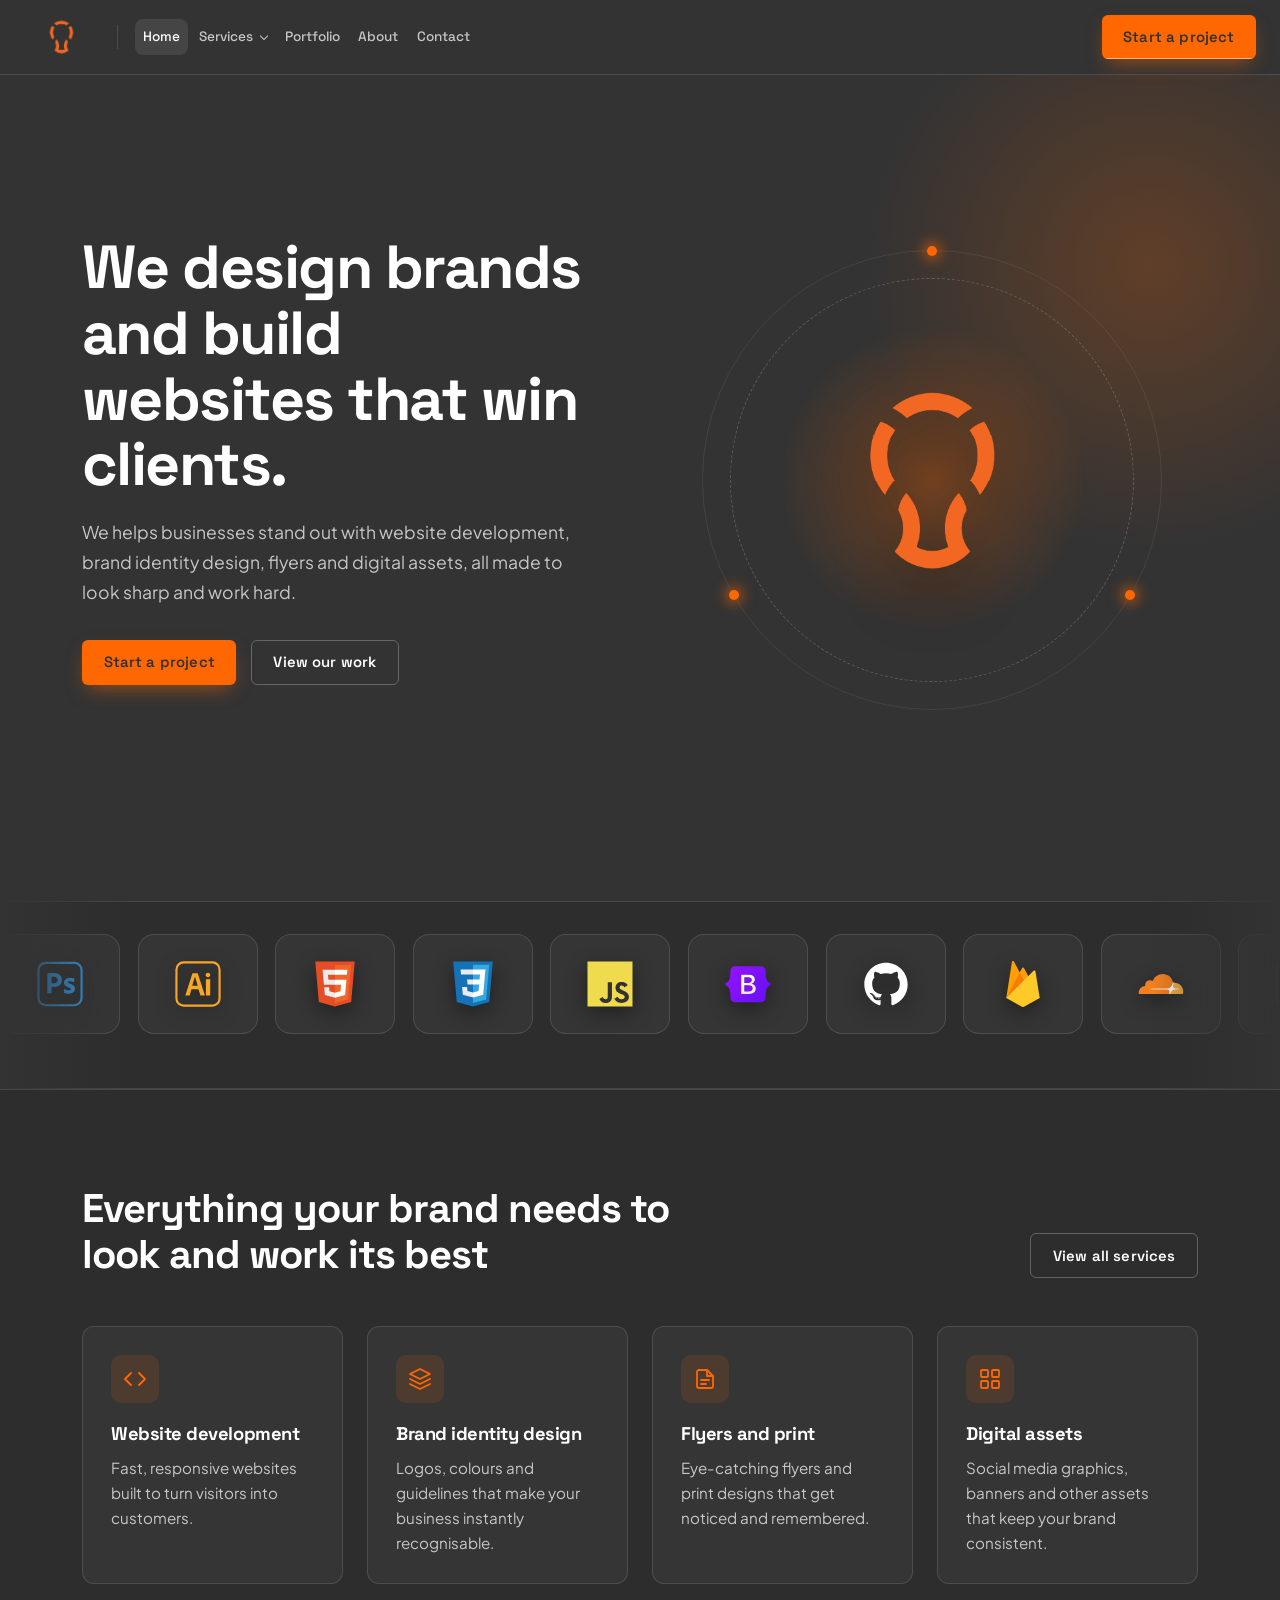
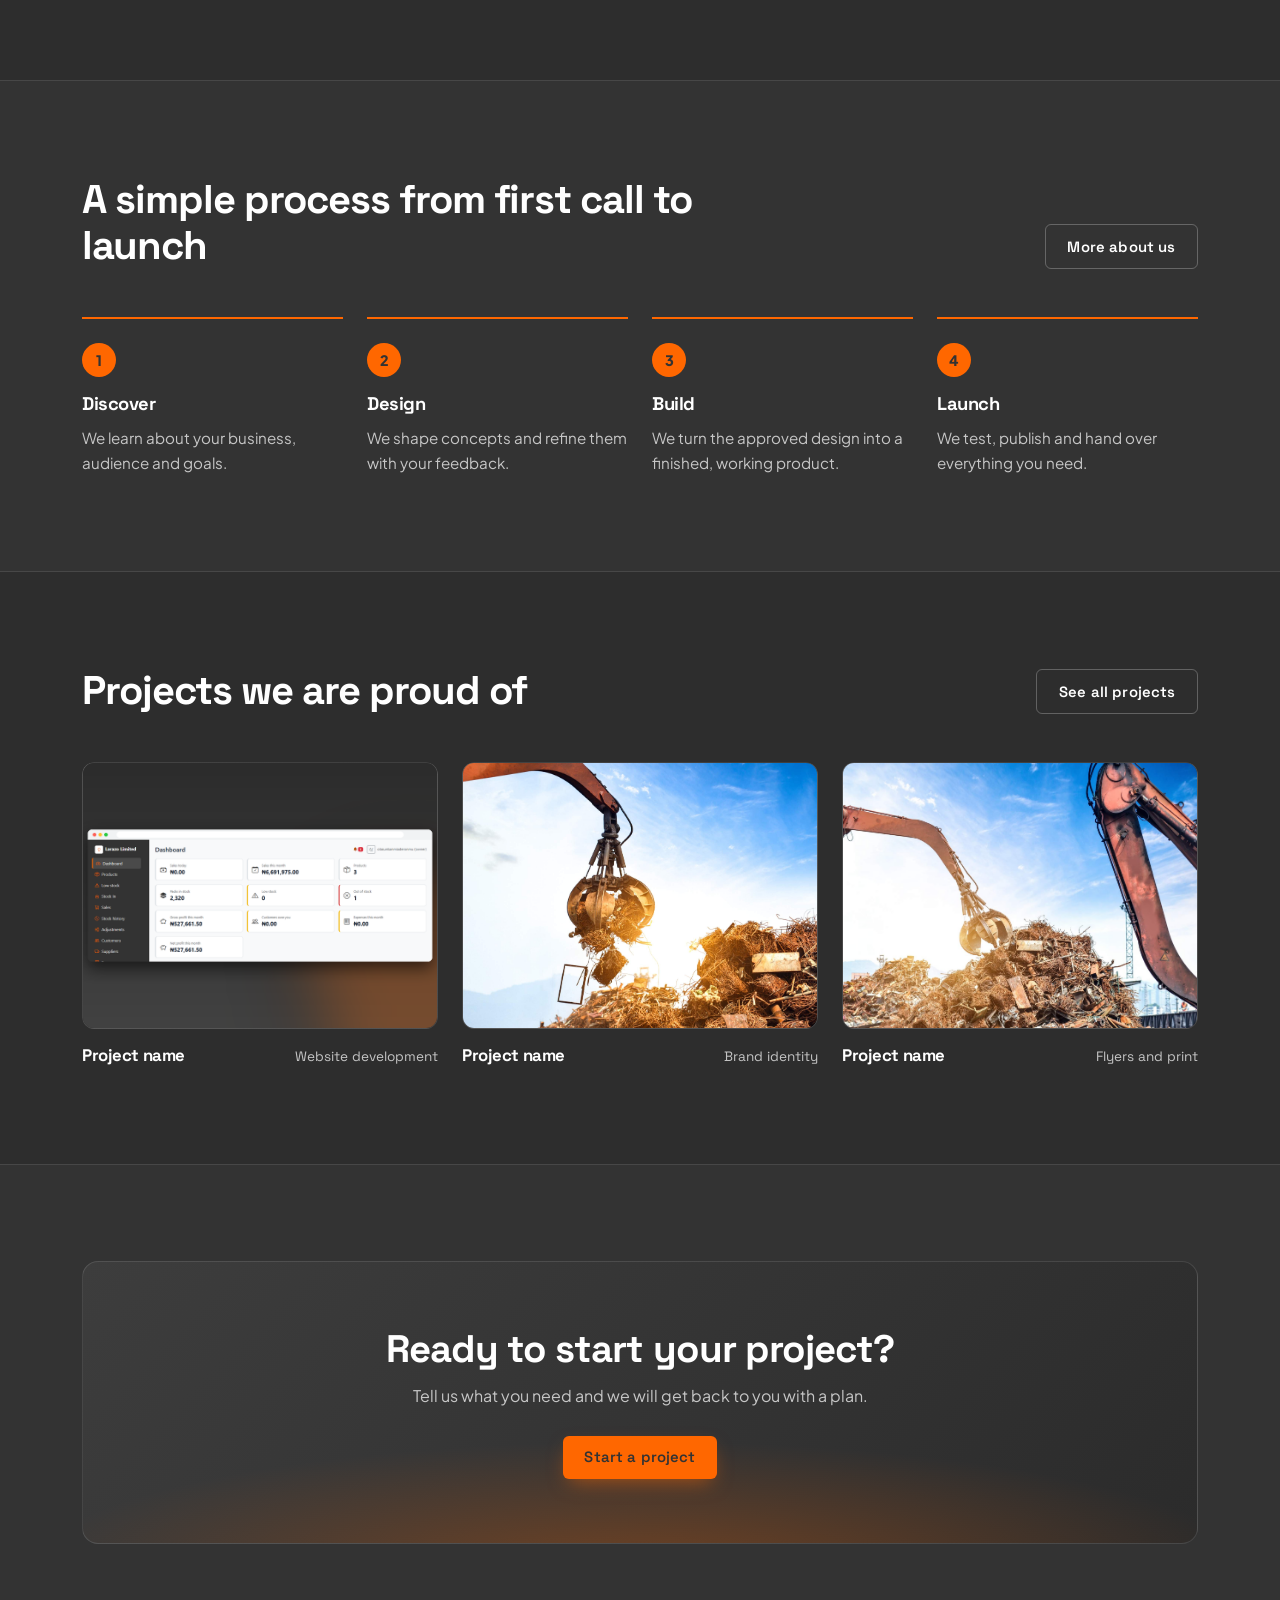
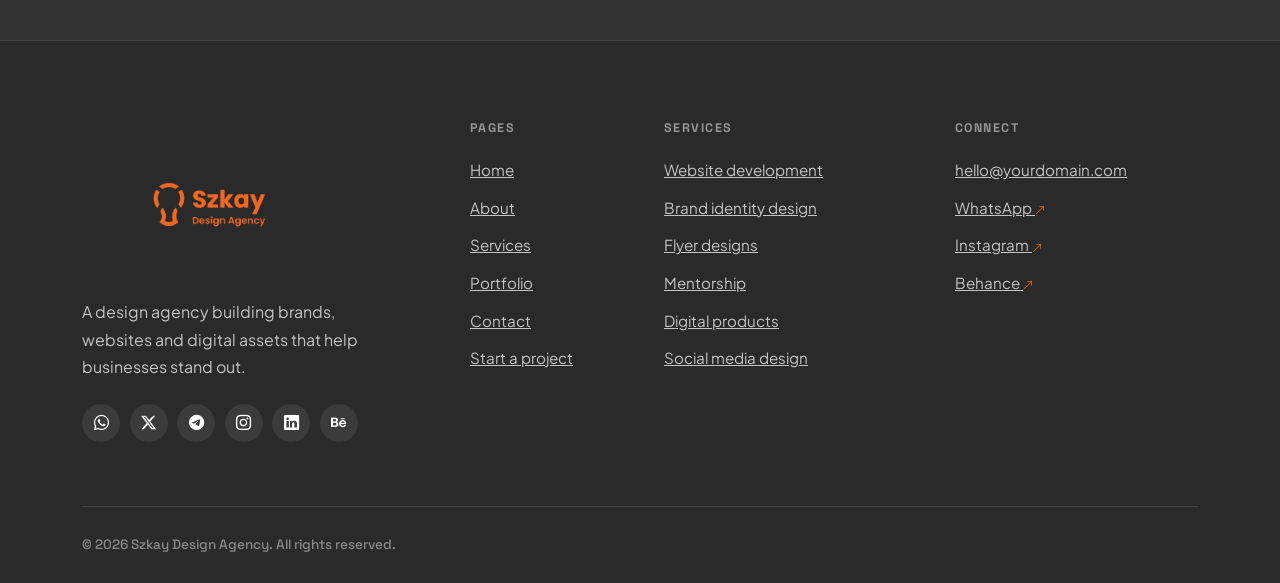
<file: index.html>
<!DOCTYPE html>
<html lang="en">

<head>
    <meta charset="UTF-8">
    <meta name="viewport" content="width=device-width, initial-scale=1.0">

     <title>Home | Szkay Design Agency</title>

    <!-- Bootstrap CSS -->
    <link href="https://cdn.jsdelivr.net/npm/bootstrap@5.3.8/dist/css/bootstrap.min.css" rel="stylesheet"
        integrity="sha384-sRIl4kxILFvY47J16cr9ZwB07vP4J8+LH7qKQnuqkuIAvNWLzeN8tE5YBujZqJLB" crossorigin="anonymous">

    <!-- Bootstrap Icons (used in the footer) -->
    <link rel="stylesheet" href="https://cdn.jsdelivr.net/npm/bootstrap-icons@1.11.3/font/bootstrap-icons.min.css">

    <!-- Your Custom CSS -->
    <link rel="stylesheet" href="index.css">
    <link rel="preconnect" href="https://fonts.googleapis.com">
    <link
        href="https://fonts.googleapis.com/css2?family=Plus+Jakarta+Sans:wght@400;500;600;700;800&family=Space+Grotesk:wght@500;600;700&display=swap"
        rel="stylesheet">
</head>

<body>

    <!-- ===== NAVBAR ===== -->
    <header class="site-header">
        <nav class="navbar navbar-expand-lg site-nav" aria-label="Main navigation">
            <div class="container-fluid px-3 px-lg-4">

                <!-- Logo (left) -->
                <a class="navbar-brand site-logo" href="index.html">
                    <img src="icon.png" alt="SZKAY Design Agency" class="logo-img">
                </a>

                <!-- Thin divider between logo and links (desktop only) -->
                <span class="logo-divider d-none d-lg-block" aria-hidden="true"></span>

                <!-- Mobile toggler -->
                <button class="navbar-toggler site-toggler ms-auto" type="button" data-bs-toggle="collapse"
                    data-bs-target="#mainNav" aria-controls="mainNav" aria-expanded="false"
                    aria-label="Toggle navigation">
                    <span class="toggler-bar"></span>
                    <span class="toggler-bar"></span>
                    <span class="toggler-bar"></span>
                </button>

                <div class="collapse navbar-collapse" id="mainNav">

                    <!-- Links (next to the logo) -->
                    <ul class="navbar-nav site-links">
                        <li class="nav-item"><a class="nav-link active" aria-current="page" href="index.html">Home</a>
                        </li>

                        <!-- Services mega dropdown -->
                        <li class="nav-item dropdown">
                            <a class="nav-link dropdown-toggle" href="services.html" role="button"
                                data-bs-toggle="dropdown" aria-expanded="false">Services</a>
                            <div class="dropdown-menu mega-menu">
                                <div class="mega-grid">
                                    <a class="mega-item" href="services.html#website-development" style="--i:0">
                                        <span class="mega-icon"><i class="bi bi-code-slash"></i></span>
                                        <span class="mega-text"><strong>Website development</strong><small>Fast,
                                                responsive websites built to convert</small></span>
                                    </a>
                                    <a class="mega-item" href="services.html#brand-identity" style="--i:1">
                                        <span class="mega-icon"><i class="bi bi-vector-pen"></i></span>
                                        <span class="mega-text"><strong>Brand identity design</strong><small>Logos,
                                                colours and brand guidelines</small></span>
                                    </a>
                                    <a class="mega-item" href="services.html#flyer-designs" style="--i:2">
                                        <span class="mega-icon"><i class="bi bi-card-image"></i></span>
                                        <span class="mega-text"><strong>Flyer designs</strong><small>Print and digital
                                                flyers that get noticed</small></span>
                                    </a>
                                    <a class="mega-item" href="services.html#mentorship" style="--i:3">
                                        <span class="mega-icon"><i class="bi bi-mortarboard"></i></span>
                                        <span class="mega-text"><strong>Mentorship</strong><small>One-on-one guidance in
                                                design and code</small></span>
                                    </a>
                                    <a class="mega-item" href="services.html#digital-products" style="--i:4">
                                        <span class="mega-icon"><i class="bi bi-box-seam"></i></span>
                                        <span class="mega-text"><strong>Digital products</strong><small>Templates, kits
                                                and ready-to-use assets</small></span>
                                    </a>
                                    <a class="mega-item" href="services.html#social-media-design" style="--i:5">
                                        <span class="mega-icon"><i class="bi bi-megaphone"></i></span>
                                        <span class="mega-text"><strong>Social media design</strong><small>Posts,
                                                banners and campaign graphics</small></span>
                                    </a>
                                </div>
                                <div class="mega-foot"><a href="services.html">View all services <i
                                            class="bi bi-arrow-right"></i></a></div>
                            </div>
                        </li>

                        <li class="nav-item"><a class="nav-link" href="portfolio.html">Portfolio</a></li>
                        <li class="nav-item"><a class="nav-link" href="about.html">About</a></li>
                        <li class="nav-item"><a class="nav-link" href="contact.html">Contact</a></li>
                    </ul>

                    <!-- Actions (right) -->
                    <div class="nav-actions ms-lg-auto">
                        <a class="btn nav-cta" href="contact.html">Start a project</a>
                    </div>

                </div>
            </div>
        </nav>

        <!-- Scroll progress line -->
        <div class="scroll-progress" aria-hidden="true"></div>
    </header>

    <main>

        <!-- ===== HERO ===== -->
        <section class="hero">
            <div class="container-xl">
                <div class="row align-items-center g-5">
                    <div class="col-lg-6">
                        <h1 class="hero-title" data-reveal style="--d:.1s">We design brands and build websites that win
                            clients.</h1>
                        <p class="lead-text" data-reveal style="--d:.2s">We helps businesses stand out with website
                            development, brand identity design, flyers and digital assets, all made to look sharp and
                            work hard.</p>
                        <div class="hero-actions" data-reveal style="--d:.3s">
                            <a class="btn btn-fill" href="contact.html">Start a project</a>
                            <a class="btn btn-ghost" href="portfolio.html">View our work</a>
                        </div>
                        <!--   <ul class="hero-tags" data-reveal style="--d:.4s">
          <li>Websites</li><li>Brand identity</li><li>Flyers</li><li>Digital assets</li>
        </ul> -->
                    </div>
                    <div class="col-lg-6">
                        <div class="media-wrap" data-reveal style="--d:.2s">
                            <div class="stage-glow" aria-hidden="true"></div>
                            <div class="ring ring-1" aria-hidden="true"></div>
                            <div class="ring ring-2" aria-hidden="true"><span class="orbit-dot"
                                    style="--a:-90deg"></span><span class="orbit-dot" style="--a:30deg"></span><span
                                    class="orbit-dot" style="--a:150deg"></span></div>
                            <!-- The logo icon is cut into tiles by index.js and assembled here (uses the same icon.png as the navbar). Click or hover it to replay. -->
                            <div class="logo-stage" id="logoStage" role="img"
                                aria-label="SZKAY logo icon assembling piece by piece"></div>

                        </div>
                    </div>
                </div>
            </div>
        </section>

        <!-- ===== MARQUEE ===== -->
        <section class="marquee" aria-hidden="true">
            <div class="marquee-track">
                <div class="m-card"><img class="m-logo" src="photoshop.svg" alt="Photoshop" width="46"
                        height="46"><span class="m-name">Photoshop</span></div>
                <div class="m-card"><img class="m-logo" src="illustrator.svg" alt="Illustrator" width="46"
                        height="46"><span class="m-name">Illustrator</span></div>
                <div class="m-card"><img class="m-logo" src="html5.svg" alt="HTML" width="46"
                        height="46"><span class="m-name">HTML</span></div>
                <div class="m-card"><img class="m-logo" src="css3.svg" alt="CSS" width="46"
                        height="46"><span class="m-name">CSS</span></div>
                <div class="m-card"><img class="m-logo" src="javascript.svg" alt="JavaScript" width="46"
                        height="46"><span class="m-name">JavaScript</span></div>
                <div class="m-card"><img class="m-logo" src="bootstrap.svg" alt="Bootstrap" width="46"
                        height="46"><span class="m-name">Bootstrap</span></div>
                <div class="m-card"><img class="m-logo mono" src="github.svg" alt="GitHub" width="46"
                        height="46"><span class="m-name">GitHub</span></div>
                <div class="m-card"><img class="m-logo" src="firebase.svg" alt="Firebase" width="46"
                        height="46"><span class="m-name">Firebase</span></div>
                <div class="m-card"><img class="m-logo" src="cloudflare.svg" alt="Cloudflare" width="46"
                        height="46"><span class="m-name">Cloudflare</span></div>
                <div class="m-card"><img class="m-logo" src="photoshop.svg" alt="Photoshop" width="46"
                        height="46"><span class="m-name">Photoshop</span></div>
                <div class="m-card"><img class="m-logo" src="illustrator.svg" alt="Illustrator" width="46"
                        height="46"><span class="m-name">Illustrator</span></div>
                <div class="m-card"><img class="m-logo" src="html5.svg" alt="HTML" width="46"
                        height="46"><span class="m-name">HTML</span></div>
                <div class="m-card"><img class="m-logo" src="css3.svg" alt="CSS" width="46"
                        height="46"><span class="m-name">CSS</span></div>
                <div class="m-card"><img class="m-logo" src="javascript.svg" alt="JavaScript" width="46"
                        height="46"><span class="m-name">JavaScript</span></div>
                <div class="m-card"><img class="m-logo" src="bootstrap.svg" alt="Bootstrap" width="46"
                        height="46"><span class="m-name">Bootstrap</span></div>
                <div class="m-card"><img class="m-logo mono" src="github.svg" alt="GitHub" width="46"
                        height="46"><span class="m-name">GitHub</span></div>
                <div class="m-card"><img class="m-logo" src="firebase.svg" alt="Firebase" width="46"
                        height="46"><span class="m-name">Firebase</span></div>
                <div class="m-card"><img class="m-logo" src="cloudflare.svg" alt="Cloudflare" width="46"
                        height="46"><span class="m-name">Cloudflare</span></div>
                <div class="m-card"><img class="m-logo" src="photoshop.svg" alt="Photoshop" width="46"
                        height="46"><span class="m-name">Photoshop</span></div>
                <div class="m-card"><img class="m-logo" src="illustrator.svg" alt="Illustrator" width="46"
                        height="46"><span class="m-name">Illustrator</span></div>
                <div class="m-card"><img class="m-logo" src="html5.svg" alt="HTML" width="46"
                        height="46"><span class="m-name">HTML</span></div>
                <div class="m-card"><img class="m-logo" src="css3.svg" alt="CSS" width="46"
                        height="46"><span class="m-name">CSS</span></div>
                <div class="m-card"><img class="m-logo" src="javascript.svg" alt="JavaScript" width="46"
                        height="46"><span class="m-name">JavaScript</span></div>
                <div class="m-card"><img class="m-logo" src="bootstrap.svg" alt="Bootstrap" width="46"
                        height="46"><span class="m-name">Bootstrap</span></div>
                <div class="m-card"><img class="m-logo mono" src="github.svg" alt="GitHub" width="46"
                        height="46"><span class="m-name">GitHub</span></div>
                <div class="m-card"><img class="m-logo" src="firebase.svg" alt="Firebase" width="46"
                        height="46"><span class="m-name">Firebase</span></div>
                <div class="m-card"><img class="m-logo" src="cloudflare.svg" alt="Cloudflare" width="46"
                        height="46"><span class="m-name">Cloudflare</span></div>
            </div>
        </section> 

        <!-- ===== SERVICES ===== -->
        <section class="section section-alt" id="services">
            <div class="container-xl">
                <div class="section-head d-flex flex-wrap justify-content-between align-items-end gap-3" data-reveal>
                    <div style="max-width:640px">
                        <h2 class="mb-0">Everything your brand needs to look and work its best</h2>
                    </div>
                    <a class="btn btn-ghost" href="services.html">View all services</a>
                </div>
                <div class="row g-4">
                    <div class="col-md-6 col-lg-3" data-reveal style="--d:0s">
                        <a class="d-block h-100 text-decoration-none text-reset" href="services.html#website-development">
                        <article class="card-x">
                            <span class="card-icon"><svg width="24" height="24" viewBox="0 0 24 24" fill="none"
                                    stroke="currentColor" stroke-width="1.8" stroke-linecap="round"
                                    stroke-linejoin="round">
                                    <polyline points="16 18 22 12 16 6" />
                                    <polyline points="8 6 2 12 8 18" />
                                </svg></span>
                            <h3>Website development</h3>
                            <p>Fast, responsive websites built to turn visitors into customers.</p>
                        </article>
                        </a>
                    </div>
                    <div class="col-md-6 col-lg-3" data-reveal style="--d:.1s">
                        <a class="d-block h-100 text-decoration-none text-reset" href="services.html#brand-identity">
                        <article class="card-x">
                            <span class="card-icon"><svg width="24" height="24" viewBox="0 0 24 24" fill="none"
                                    stroke="currentColor" stroke-width="1.8" stroke-linecap="round"
                                    stroke-linejoin="round">
                                    <path d="M12 2 2 7l10 5 10-5-10-5z" />
                                    <path d="m2 17 10 5 10-5" />
                                    <path d="m2 12 10 5 10-5" />
                                </svg></span>
                            <h3>Brand identity design</h3>
                            <p>Logos, colours and guidelines that make your business instantly recognisable.</p>
                        </article>
                        </a>
                    </div>
                    <div class="col-md-6 col-lg-3" data-reveal style="--d:.2s">
                        <a class="d-block h-100 text-decoration-none text-reset" href="services.html#flyer-designs">
                        <article class="card-x">
                            <span class="card-icon"><svg width="24" height="24" viewBox="0 0 24 24" fill="none"
                                    stroke="currentColor" stroke-width="1.8" stroke-linecap="round"
                                    stroke-linejoin="round">
                                    <path d="M14 3H6a2 2 0 0 0-2 2v14a2 2 0 0 0 2 2h12a2 2 0 0 0 2-2V9z" />
                                    <path d="M14 3v6h6" />
                                    <path d="M8 13h8M8 17h5" />
                                </svg></span>
                            <h3>Flyers and print</h3>
                            <p>Eye-catching flyers and print designs that get noticed and remembered.</p>
                        </article>
                        </a>
                    </div>
                    <div class="col-md-6 col-lg-3" data-reveal style="--d:.3s">
                        <a class="d-block h-100 text-decoration-none text-reset" href="services.html#social-media-design">
                        <article class="card-x">
                            <span class="card-icon"><svg width="24" height="24" viewBox="0 0 24 24" fill="none"
                                    stroke="currentColor" stroke-width="1.8" stroke-linecap="round"
                                    stroke-linejoin="round">
                                    <rect x="3" y="3" width="7" height="7" rx="1" />
                                    <rect x="14" y="3" width="7" height="7" rx="1" />
                                    <rect x="3" y="14" width="7" height="7" rx="1" />
                                    <rect x="14" y="14" width="7" height="7" rx="1" />
                                </svg></span>
                            <h3>Digital assets</h3>
                            <p>Social media graphics, banners and other assets that keep your brand consistent.</p>
                        </article>
                        </a>
                    </div>
                </div>
            </div>
        </section>

        <!-- ===== PROCESS ===== -->
        <section class="section" id="process">
            <div class="container-xl">
                <div class="section-head d-flex flex-wrap justify-content-between align-items-end gap-3" data-reveal>
                    <div style="max-width:640px">
                        <h2 class="mb-0">A simple process from first call to launch</h2>
                    </div>
                    <a class="btn btn-ghost" href="about.html">More about us</a>
                </div>
                <div class="row g-4 steps">
                    <div class="col-md-6 col-lg-3" data-reveal style="--d:0s">
                        <div class="step"><span class="step-no">1</span>
                            <h3>Discover</h3>
                            <p>We learn about your business, audience and goals.</p>
                        </div>
                    </div>
                    <div class="col-md-6 col-lg-3" data-reveal style="--d:.1s">
                        <div class="step"><span class="step-no">2</span>
                            <h3>Design</h3>
                            <p>We shape concepts and refine them with your feedback.</p>
                        </div>
                    </div>
                    <div class="col-md-6 col-lg-3" data-reveal style="--d:.2s">
                        <div class="step"><span class="step-no">3</span>
                            <h3>Build</h3>
                            <p>We turn the approved design into a finished, working product.</p>
                        </div>
                    </div>
                    <div class="col-md-6 col-lg-3" data-reveal style="--d:.3s">
                        <div class="step"><span class="step-no">4</span>
                            <h3>Launch</h3>
                            <p>We test, publish and hand over everything you need.</p>
                        </div>
                    </div>
                </div>
            </div>
        </section>

        <!-- ===== PORTFOLIO PREVIEW ===== -->
        <section class="section section-alt" id="portfolio">
            <div class="container-xl">
                <div class="section-head d-flex flex-wrap justify-content-between align-items-end gap-3" data-reveal>
                    <div>
                        <h2 class="mb-0">Projects we are proud of</h2>
                    </div>
                    <a class="btn btn-ghost" href="portfolio.html">See all projects</a>
                </div>
                <div class="row g-4">
                    <!-- Replace each .work-thumb contents with <img src="project.jpg" alt="..."> -->
                    <div class="col-md-4" data-reveal style="--d:0s"><a class="work" href="portfolio.html?category=websites">
                            <div class="work-thumb"><img src="12.png" alt="Website development project preview"></div>
                            <div class="work-info">
                                <h3>Project name</h3><span>Website development</span>
                            </div>
                        </a></div>
                    <div class="col-md-4" data-reveal style="--d:.1s"><a class="work" href="portfolio.html?category=brand-identity">
                            <div class="work-thumb"><img src="2.jpg" alt="Brand identity project preview"></div>
                            <div class="work-info">
                                <h3>Project name</h3><span>Brand identity</span>
                            </div>
                        </a></div>
                    <div class="col-md-4" data-reveal style="--d:.2s"><a class="work" href="portfolio.html?category=flyers">
                            <div class="work-thumb"><img src="1.jpg" alt="Flyer design project preview"></div>
                            <div class="work-info">
                                <h3>Project name</h3><span>Flyers and print</span>
                            </div>
                        </a></div>
                </div>
            </div>
        </section>

        <!-- ===== CTA BAND ===== -->
        <section class="section">
            <div class="container-xl">
                <div class="cta-band" data-reveal>
                    <h2>Ready to start your project?</h2>
                    <p>Tell us what you need and we will get back to you with a plan.</p>
                    <a class="btn btn-fill" href="contact.html">Start a project</a>
                </div>
            </div>
        </section>

    </main>

    <footer class="site-footer">
        <div class="container-xl">
            <div class="row g-5 footer-main">
                <div class="col-lg-4" data-reveal>
                    <a href="index.html" class="footer-logo"><img src="5.png" alt="SZKAY Design Agency"></a>
                    <p class="footer-about">A design agency building brands, websites and digital assets that help
                        businesses stand out.</p>
                    <div class="socials"><a href="#" aria-label="WhatsApp"><i class="bi bi-whatsapp"></i></a><a href="#"
                            aria-label="X"><i class="bi bi-twitter-x"></i></a><a href="#" aria-label="Telegram"><i
                                class="bi bi-telegram"></i></a><a href="#" aria-label="Instagram"><i
                                class="bi bi-instagram"></i></a><a href="#" aria-label="LinkedIn"><i
                                class="bi bi-linkedin"></i></a><a href="#" aria-label="Behance"><i
                                class="bi bi-behance"></i></a></div>
                </div>
                <div class="col-6 col-md-4 col-lg-2" data-reveal style="--d:.1s">
                    <h4>Pages</h4>
                    <ul>
                        <li><a href="index.html">Home</a></li>
                        <li><a href="about.html">About</a></li>
                        <li><a href="services.html">Services</a></li>
                        <li><a href="portfolio.html">Portfolio</a></li>
                        <li><a href="contact.html">Contact</a></li>
                        <li><a href="contact.html">Start a project</a></li>
                    </ul>
                </div>
                <div class="col-6 col-md-4 col-lg-3" data-reveal style="--d:.2s">
                    <h4>Services</h4>
                    <ul>
                        <li><a href="services.html#website-development">Website development</a></li>
                        <li><a href="services.html#brand-identity">Brand identity design</a></li>
                        <li><a href="services.html#flyer-designs">Flyer designs</a></li>
                        <li><a href="services.html#mentorship">Mentorship</a></li>
                        <li><a href="services.html#digital-products">Digital products</a></li>
                        <li><a href="services.html#social-media-design">Social media design</a></li>
                    </ul>
                </div>
                <div class="col-12 col-md-4 col-lg-3" data-reveal style="--d:.3s">
                    <h4>Connect</h4>
                    <ul>
                        <li><a href="mailto:hello@yourdomain.com">hello@yourdomain.com</a></li>
                        <li><a href="#">WhatsApp <i class="bi bi-arrow-up-right"></i></a></li>
                        <li><a href="#">Instagram <i class="bi bi-arrow-up-right"></i></a></li>
                        <li><a href="#">Behance <i class="bi bi-arrow-up-right"></i></a></li>
                    </ul>
                </div>
            </div>
            <div class="footer-bottom">
                <span>&copy; <span id="year"></span> Szkay Design Agency. All rights reserved.</span>
            </div>
        </div>
    </footer>

    <button class="to-top" id="toTop" type="button" aria-label="Back to top"><i class="bi bi-arrow-up"></i></button>



    <!-- Bootstrap JavaScript -->
    <script src="https://cdn.jsdelivr.net/npm/bootstrap@5.3.8/dist/js/bootstrap.bundle.min.js"
        integrity="sha384-FKyoEForCGlyvwx9Hj09JcYn3nv7wiPVlz7YYwJrWVcXK/BmnVDxM+D2scQbITxI"
        crossorigin="anonymous"></script>

    <!-- Your custom JS -->
    <script src="index.js"></script>

</body>

</html>
</file>
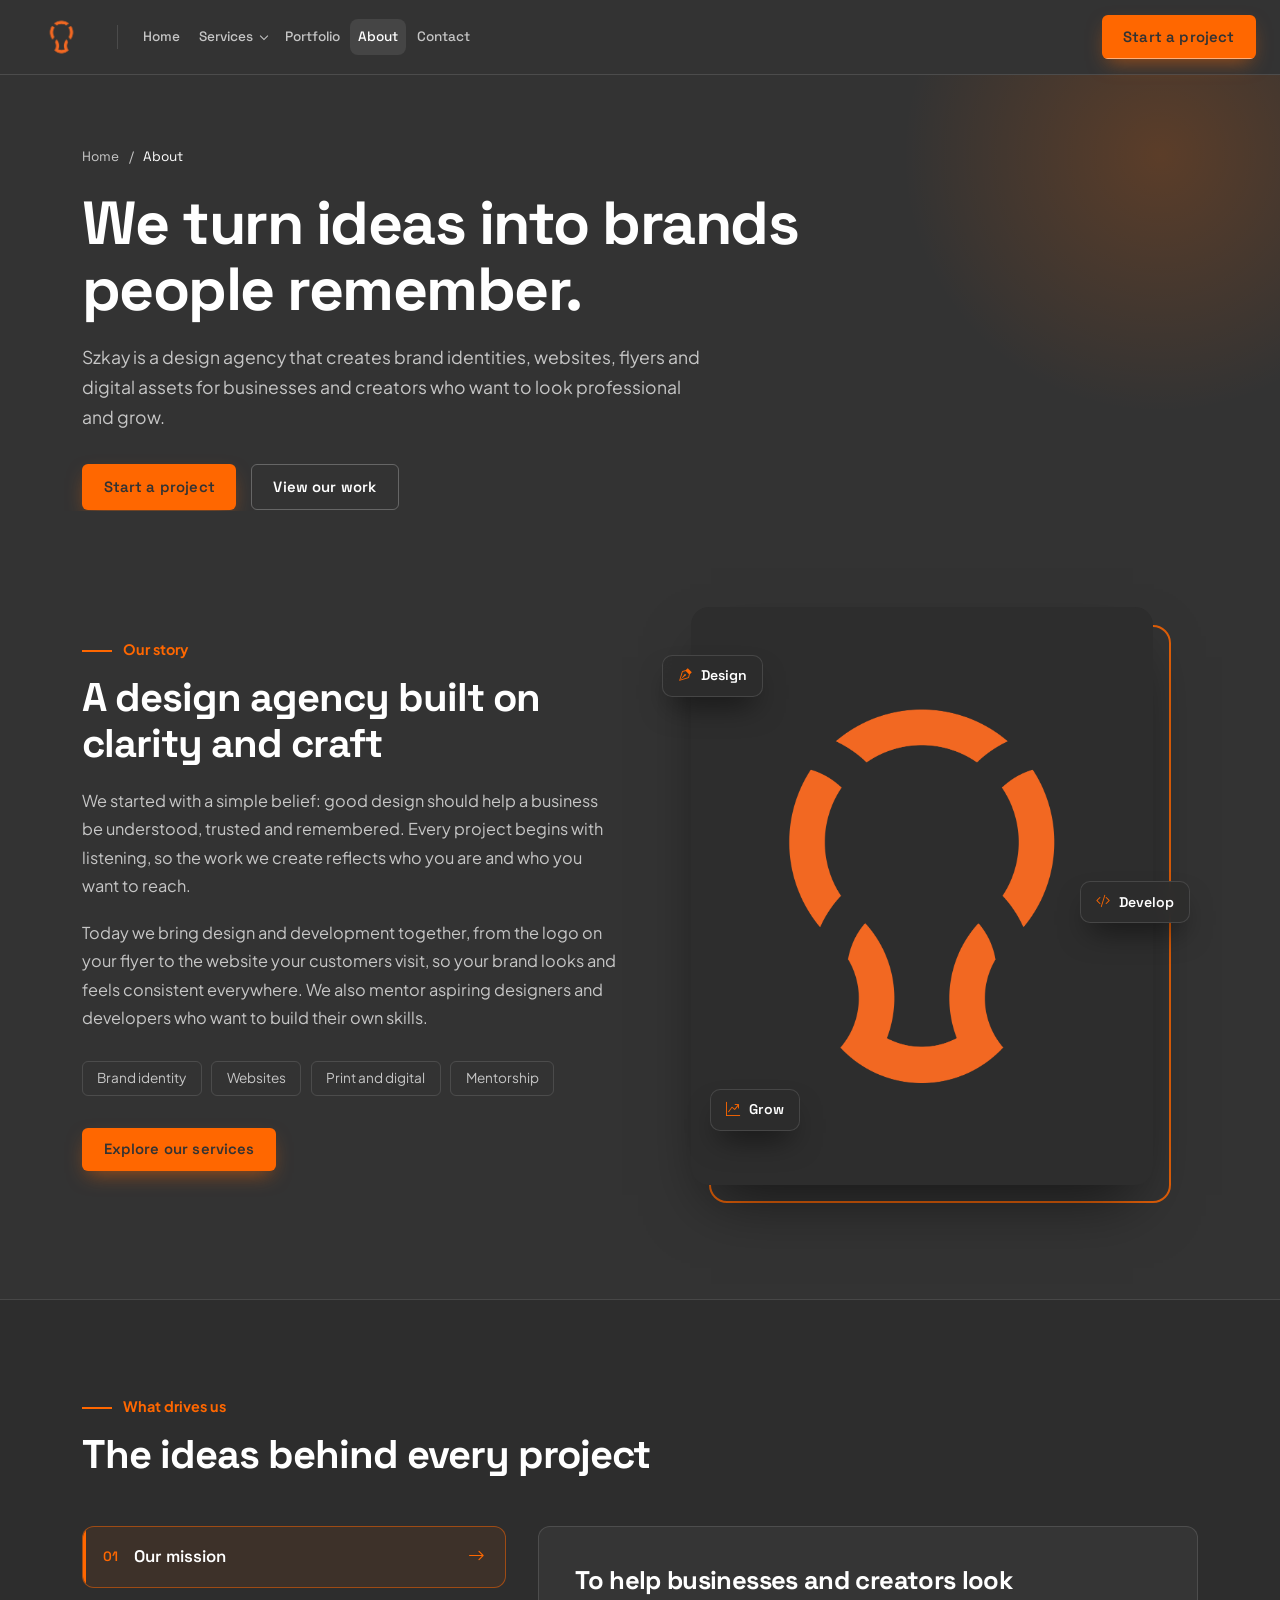
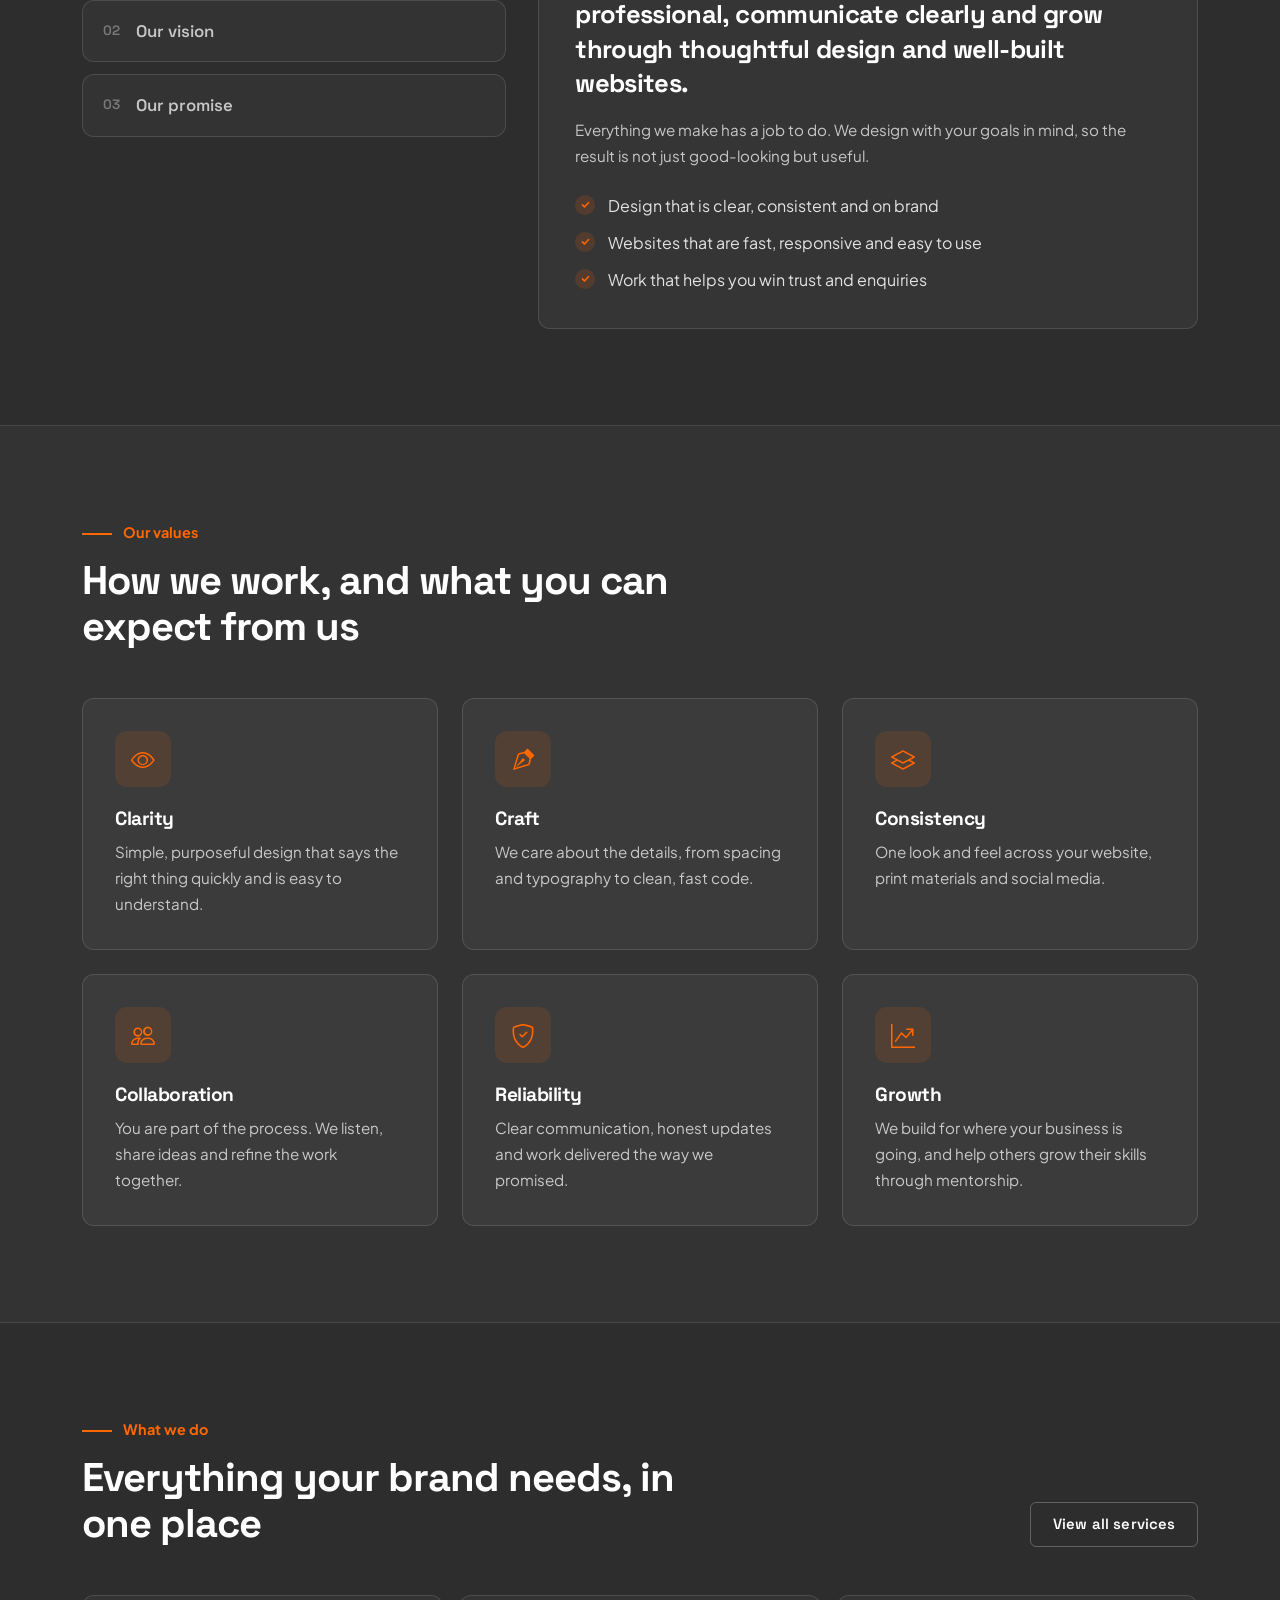
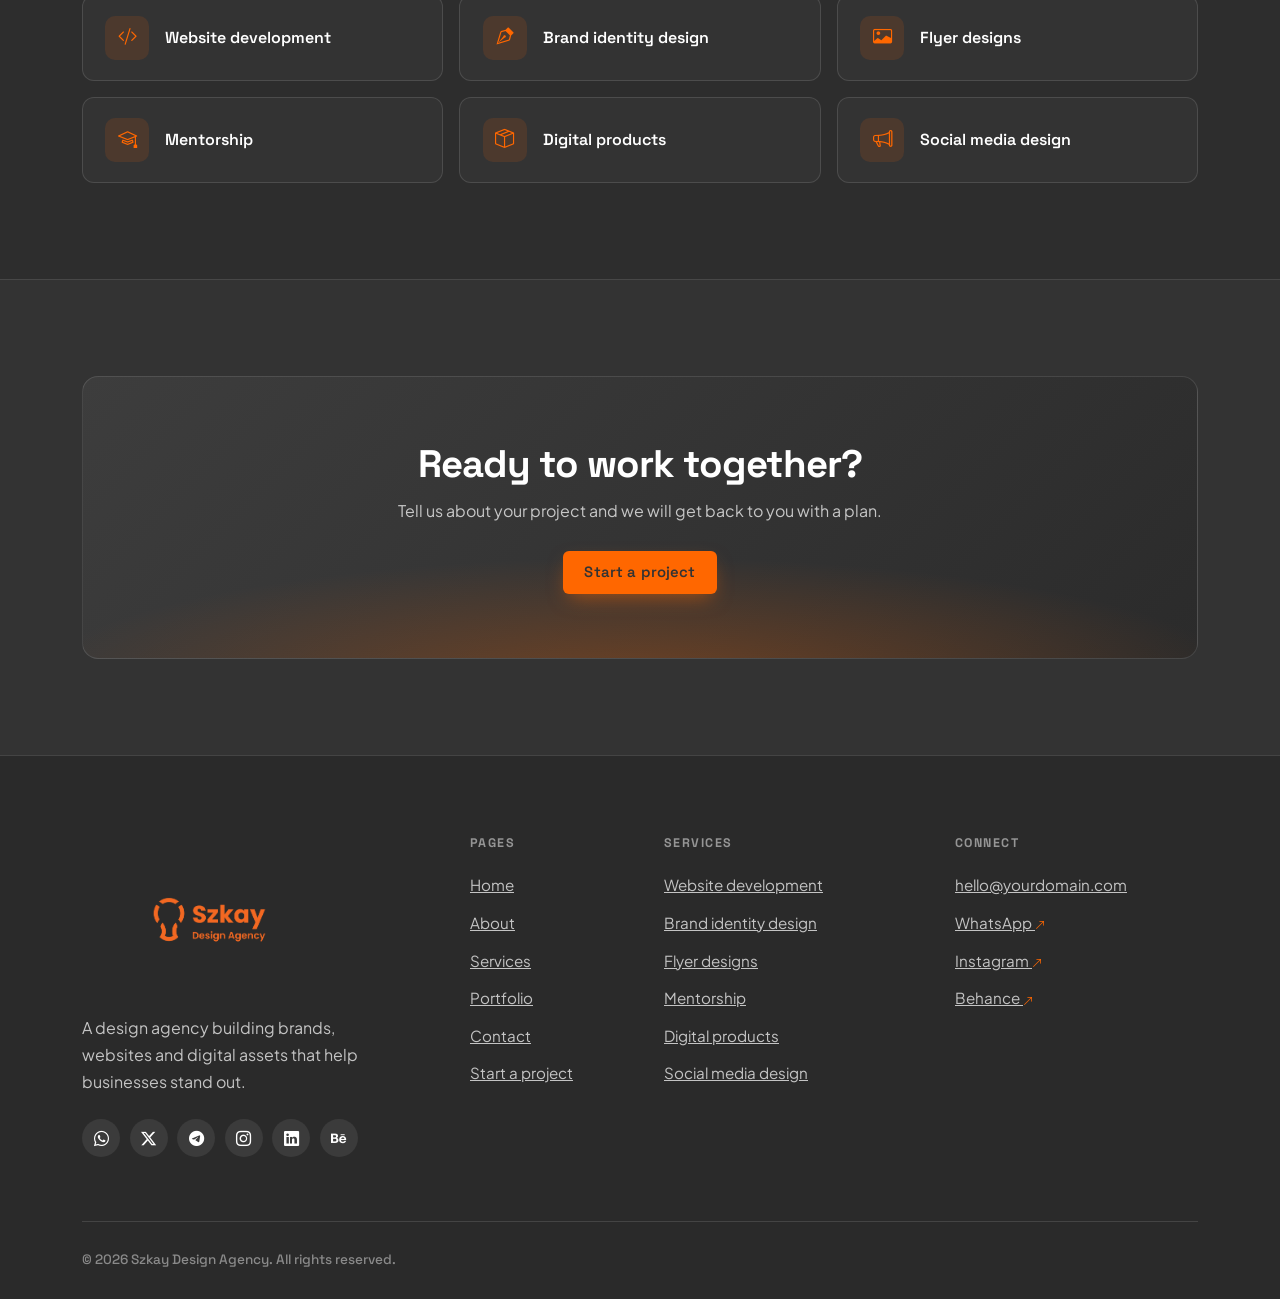
<file: about.html>
<!DOCTYPE html>
<html lang="en">

<head>
    <meta charset="UTF-8">
    <meta name="viewport" content="width=device-width, initial-scale=1.0">

    <title>About | Szkay Design Agency</title>
    <meta name="description"
        content="Learn about Szkay Design Agency: who we are, what we believe and how we help businesses and creators with brand identity, websites, flyers and digital assets.">

    <!-- Bootstrap CSS -->
    <link href="https://cdn.jsdelivr.net/npm/bootstrap@5.3.8/dist/css/bootstrap.min.css" rel="stylesheet"
        integrity="sha384-sRIl4kxILFvY47J16cr9ZwB07vP4J8+LH7qKQnuqkuIAvNWLzeN8tE5YBujZqJLB" crossorigin="anonymous">

    <!-- Bootstrap Icons -->
    <link rel="stylesheet" href="https://cdn.jsdelivr.net/npm/bootstrap-icons@1.11.3/font/bootstrap-icons.min.css">

    <!-- Shared site CSS, then this page's CSS -->
    <link rel="stylesheet" href="index.css">
    <link rel="stylesheet" href="about.css">
    <link rel="preconnect" href="https://fonts.googleapis.com">
    <link
        href="https://fonts.googleapis.com/css2?family=Plus+Jakarta+Sans:wght@400;500;600;700;800&family=Space+Grotesk:wght@500;600;700&display=swap"
        rel="stylesheet">
</head>

<body>

    <!-- ===== NAVBAR ===== -->
    <header class="site-header">
        <nav class="navbar navbar-expand-lg site-nav" aria-label="Main navigation">
            <div class="container-fluid px-3 px-lg-4">

                <!-- Logo (left) -->
                <a class="navbar-brand site-logo" href="index.html">
                    <img src="icon.png" alt="SZKAY Design Agency" class="logo-img">
                </a>

                <!-- Thin divider between logo and links (desktop only) -->
                <span class="logo-divider d-none d-lg-block" aria-hidden="true"></span>

                <!-- Mobile toggler -->
                <button class="navbar-toggler site-toggler ms-auto" type="button" data-bs-toggle="collapse"
                    data-bs-target="#mainNav" aria-controls="mainNav" aria-expanded="false"
                    aria-label="Toggle navigation">
                    <span class="toggler-bar"></span>
                    <span class="toggler-bar"></span>
                    <span class="toggler-bar"></span>
                </button>

                <div class="collapse navbar-collapse" id="mainNav">

                    <!-- Links (next to the logo) -->
                    <ul class="navbar-nav site-links">
                        <li class="nav-item"><a class="nav-link" href="index.html">Home</a>
                        </li>

                        <!-- Services mega dropdown -->
                        <li class="nav-item dropdown">
                            <a class="nav-link dropdown-toggle" href="services.html" role="button"
                                data-bs-toggle="dropdown" aria-expanded="false">Services</a>
                            <div class="dropdown-menu mega-menu">
                                <div class="mega-grid">
                                    <a class="mega-item" href="services.html#website-development" style="--i:0">
                                        <span class="mega-icon"><i class="bi bi-code-slash"></i></span>
                                        <span class="mega-text"><strong>Website development</strong><small>Fast,
                                                responsive websites built to convert</small></span>
                                    </a>
                                    <a class="mega-item" href="services.html#brand-identity" style="--i:1">
                                        <span class="mega-icon"><i class="bi bi-vector-pen"></i></span>
                                        <span class="mega-text"><strong>Brand identity design</strong><small>Logos,
                                                colours and brand guidelines</small></span>
                                    </a>
                                    <a class="mega-item" href="services.html#flyer-designs" style="--i:2">
                                        <span class="mega-icon"><i class="bi bi-card-image"></i></span>
                                        <span class="mega-text"><strong>Flyer designs</strong><small>Print and digital
                                                flyers that get noticed</small></span>
                                    </a>
                                    <a class="mega-item" href="services.html#mentorship" style="--i:3">
                                        <span class="mega-icon"><i class="bi bi-mortarboard"></i></span>
                                        <span class="mega-text"><strong>Mentorship</strong><small>One-on-one guidance in
                                                design and code</small></span>
                                    </a>
                                    <a class="mega-item" href="services.html#digital-products" style="--i:4">
                                        <span class="mega-icon"><i class="bi bi-box-seam"></i></span>
                                        <span class="mega-text"><strong>Digital products</strong><small>Templates, kits
                                                and ready-to-use assets</small></span>
                                    </a>
                                    <a class="mega-item" href="services.html#social-media-design" style="--i:5">
                                        <span class="mega-icon"><i class="bi bi-megaphone"></i></span>
                                        <span class="mega-text"><strong>Social media design</strong><small>Posts,
                                                banners and campaign graphics</small></span>
                                    </a>
                                </div>
                                <div class="mega-foot"><a href="services.html">View all services <i
                                            class="bi bi-arrow-right"></i></a></div>
                            </div>
                        </li>

                        <li class="nav-item"><a class="nav-link" href="portfolio.html">Portfolio</a></li>
                        <li class="nav-item"><a class="nav-link active" aria-current="page" href="about.html">About</a></li>
                        <li class="nav-item"><a class="nav-link" href="contact.html">Contact</a></li>
                    </ul>

                    <!-- Actions (right) -->
                    <div class="nav-actions ms-lg-auto">
                        <a class="btn nav-cta" href="contact.html">Start a project</a>
                    </div>

                </div>
            </div>
        </nav>

        <!-- Scroll progress line -->
        <div class="scroll-progress" aria-hidden="true"></div>
    </header>

    <main>

        <!-- ===== PAGE HERO ===== -->
        <section class="page-hero">
            <div class="container-xl">
                <nav class="crumbs" aria-label="Breadcrumb" data-reveal>
                    <a href="index.html">Home</a><span aria-hidden="true">/</span><span aria-current="page">About</span>
                </nav>
                <h1 class="hero-title">We turn ideas into brands people remember.</h1>
                <p class="lead-text" data-reveal style="--d:.2s">Szkay is a design agency that creates brand identities,
                    websites, flyers and digital assets for businesses and creators who want to look professional and
                    grow.</p>
                <div class="hero-actions" data-reveal style="--d:.3s">
                    <a class="btn btn-fill" href="contact.html">Start a project</a>
                    <a class="btn btn-ghost" href="portfolio.html">View our work</a>
                </div>
            </div>
        </section>

        <!-- ===== OUR STORY ===== -->
        <section class="section ab-story" id="story">
            <div class="container-xl">
                <div class="row g-5 align-items-center">
                    <div class="col-lg-6" data-reveal>
                        <p class="kicker">Our story</p>
                        <h2>A design agency built on clarity and craft</h2>
                        <p class="ab-text">We started with a simple belief: good design should help a business be
                            understood, trusted and remembered. Every project begins with listening, so the work we
                            create reflects who you are and who you want to reach.</p>
                        <p class="ab-text">Today we bring design and development together, from the logo on your flyer
                            to the website your customers visit, so your brand looks and feels consistent everywhere. We
                            also mentor aspiring designers and developers who want to build their own skills.</p>
                        <ul class="hero-tags">
                            <li>Brand identity</li>
                            <li>Websites</li>
                            <li>Print and digital</li>
                            <li>Mentorship</li>
                        </ul>
                        <a class="btn btn-fill" href="services.html">Explore our services</a>
                    </div>
                    <div class="col-lg-6" data-reveal style="--d:.15s">
                        <!-- Replace 2.jpg with a photo of your own (portrait works best) -->
                        <div class="about-visual">
                            <div class="about-frame">
                                <img src="icon.png" alt="Szkay Design Agency creative work" loading="lazy">
                            </div>
                            <span class="float-chip c1"><i class="bi bi-vector-pen"></i> Design</span>
                            <span class="float-chip c2"><i class="bi bi-code-slash"></i> Develop</span>
                            <span class="float-chip c3"><i class="bi bi-graph-up-arrow"></i> Grow</span>
                        </div>
                    </div>
                </div>
            </div>
        </section>


        <!-- ===== MISSION / VISION / PROMISE ===== -->
        <section class="section section-alt ab-mission" id="mission">
            <div class="container-xl">
                <div class="section-head" data-reveal>
                    <p class="kicker">What drives us</p>
                    <h2>The ideas behind every project</h2>
                </div>
                <div class="ab-tabs" data-reveal>
                    <div class="ab-tablist" role="tablist" aria-label="Our mission, vision and promise" aria-orientation="vertical">
                            <button class="ab-tab" type="button" role="tab" id="tab-mission" aria-controls="panel-mission"
                                aria-selected="true" data-tab="mission"><span class="ab-tab-no">01</span>Our mission<i class="bi bi-arrow-right"></i></button>
                            <button class="ab-tab" type="button" role="tab" id="tab-vision" aria-controls="panel-vision"
                                aria-selected="false" data-tab="vision" tabindex="-1"><span class="ab-tab-no">02</span>Our vision<i class="bi bi-arrow-right"></i></button>
                            <button class="ab-tab" type="button" role="tab" id="tab-promise" aria-controls="panel-promise"
                                aria-selected="false" data-tab="promise" tabindex="-1"><span class="ab-tab-no">03</span>Our promise<i class="bi bi-arrow-right"></i></button>
                    </div>
                    <div class="ab-panels">
                            <article class="card-x ab-panel is-active" role="tabpanel" id="panel-mission" aria-labelledby="tab-mission" tabindex="0">
                                <h3>To help businesses and creators look professional, communicate clearly and grow through thoughtful design and well-built websites.</h3>
                                <p>Everything we make has a job to do. We design with your goals in mind, so the result is not just good-looking but useful.</p>
                                <ul class="ab-points">
                                    <li>Design that is clear, consistent and on brand</li>
                                    <li>Websites that are fast, responsive and easy to use</li>
                                    <li>Work that helps you win trust and enquiries</li>
                                </ul>
                            </article>
                            <article class="card-x ab-panel" role="tabpanel" id="panel-vision" aria-labelledby="tab-vision" tabindex="0" hidden>
                                <h3>To be the design partner people trust to bring their ideas to life, and to help the next generation of designers and developers find their footing.</h3>
                                <p>We want every client to leave with work they are proud of, and every mentee to leave with skills and confidence they can build on.</p>
                                <ul class="ab-points">
                                    <li>A trusted partner for brands of every size</li>
                                    <li>Design and development working together under one roof</li>
                                    <li>A community of growing creatives</li>
                                </ul>
                            </article>
                            <article class="card-x ab-panel" role="tabpanel" id="panel-promise" aria-labelledby="tab-promise" tabindex="0" hidden>
                                <h3>Clear communication, honest advice and work we are proud to put our name on, from the first message to the final delivery.</h3>
                                <p>We keep you informed, listen to your feedback and tell you what we think, even when it is not what you expected to hear.</p>
                                <ul class="ab-points">
                                    <li>No jargon, just plain and honest communication</li>
                                    <li>Your feedback shapes the final result</li>
                                    <li>Everything you need to use your files, handed over</li>
                                </ul>
                            </article>
                    </div>
                </div>
            </div>
        </section>

        <!-- ===== VALUES ===== -->
        <section class="section" id="values">
            <div class="container-xl">
                <div class="section-head" data-reveal>
                    <p class="kicker">Our values</p>
                    <h2>How we work, and what you can expect from us</h2>
                </div>
                <div class="row g-4">
                    <div class="col-md-6 col-lg-4" data-reveal style="--d:0.0s">
                        <article class="card-x val-card">
                            <span class="val-icon"><i class="bi bi-eye"></i></span>
                            <h3>Clarity</h3>
                            <p>Simple, purposeful design that says the right thing quickly and is easy to understand.</p>
                        </article>
                    </div>
                    <div class="col-md-6 col-lg-4" data-reveal style="--d:0.1s">
                        <article class="card-x val-card">
                            <span class="val-icon"><i class="bi bi-vector-pen"></i></span>
                            <h3>Craft</h3>
                            <p>We care about the details, from spacing and typography to clean, fast code.</p>
                        </article>
                    </div>
                    <div class="col-md-6 col-lg-4" data-reveal style="--d:0.2s">
                        <article class="card-x val-card">
                            <span class="val-icon"><i class="bi bi-layers"></i></span>
                            <h3>Consistency</h3>
                            <p>One look and feel across your website, print materials and social media.</p>
                        </article>
                    </div>
                    <div class="col-md-6 col-lg-4" data-reveal style="--d:0.0s">
                        <article class="card-x val-card">
                            <span class="val-icon"><i class="bi bi-people"></i></span>
                            <h3>Collaboration</h3>
                            <p>You are part of the process. We listen, share ideas and refine the work together.</p>
                        </article>
                    </div>
                    <div class="col-md-6 col-lg-4" data-reveal style="--d:0.1s">
                        <article class="card-x val-card">
                            <span class="val-icon"><i class="bi bi-shield-check"></i></span>
                            <h3>Reliability</h3>
                            <p>Clear communication, honest updates and work delivered the way we promised.</p>
                        </article>
                    </div>
                    <div class="col-md-6 col-lg-4" data-reveal style="--d:0.2s">
                        <article class="card-x val-card">
                            <span class="val-icon"><i class="bi bi-graph-up-arrow"></i></span>
                            <h3>Growth</h3>
                            <p>We build for where your business is going, and help others grow their skills through mentorship.</p>
                        </article>
                    </div>
                </div>
            </div>
        </section>

        <!-- ===== WHAT WE DO ===== -->
        <section class="section section-alt ab-what" id="what-we-do">
            <div class="container-xl">
                <div class="section-head d-flex flex-wrap justify-content-between align-items-end gap-3" data-reveal>
                    <div style="max-width:640px">
                        <p class="kicker">What we do</p>
                        <h2 class="mb-0">Everything your brand needs, in one place</h2>
                    </div>
                    <a class="btn btn-ghost" href="services.html">View all services</a>
                </div>
                <div class="row g-3">
                    <div class="col-md-6 col-lg-4" data-reveal style="--d:0.00s">
                        <a class="what-tile" href="services.html#website-development">
                            <span class="what-icon"><i class="bi bi-code-slash"></i></span>Website development
                            <i class="bi bi-arrow-right what-arrow"></i>
                        </a>
                    </div>
                    <div class="col-md-6 col-lg-4" data-reveal style="--d:0.08s">
                        <a class="what-tile" href="services.html#brand-identity">
                            <span class="what-icon"><i class="bi bi-vector-pen"></i></span>Brand identity design
                            <i class="bi bi-arrow-right what-arrow"></i>
                        </a>
                    </div>
                    <div class="col-md-6 col-lg-4" data-reveal style="--d:0.16s">
                        <a class="what-tile" href="services.html#flyer-designs">
                            <span class="what-icon"><i class="bi bi-card-image"></i></span>Flyer designs
                            <i class="bi bi-arrow-right what-arrow"></i>
                        </a>
                    </div>
                    <div class="col-md-6 col-lg-4" data-reveal style="--d:0.00s">
                        <a class="what-tile" href="services.html#mentorship">
                            <span class="what-icon"><i class="bi bi-mortarboard"></i></span>Mentorship
                            <i class="bi bi-arrow-right what-arrow"></i>
                        </a>
                    </div>
                    <div class="col-md-6 col-lg-4" data-reveal style="--d:0.08s">
                        <a class="what-tile" href="services.html#digital-products">
                            <span class="what-icon"><i class="bi bi-box-seam"></i></span>Digital products
                            <i class="bi bi-arrow-right what-arrow"></i>
                        </a>
                    </div>
                    <div class="col-md-6 col-lg-4" data-reveal style="--d:0.16s">
                        <a class="what-tile" href="services.html#social-media-design">
                            <span class="what-icon"><i class="bi bi-megaphone"></i></span>Social media design
                            <i class="bi bi-arrow-right what-arrow"></i>
                        </a>
                    </div>
                </div>
            </div>
        </section>

        <!-- ===== CTA BAND ===== -->
        <section class="section">
            <div class="container-xl">
                <div class="cta-band" data-reveal>
                    <h2>Ready to work together?</h2>
                    <p>Tell us about your project and we will get back to you with a plan.</p>
                    <a class="btn btn-fill" href="contact.html">Start a project</a>
                </div>
            </div>
        </section>

    </main>

    <footer class="site-footer">
        <div class="container-xl">
            <div class="row g-5 footer-main">
                <div class="col-lg-4" data-reveal>
                    <a href="index.html" class="footer-logo"><img src="5.png" alt="SZKAY Design Agency"></a>
                    <p class="footer-about">A design agency building brands, websites and digital assets that help
                        businesses stand out.</p>
                    <div class="socials"><a href="#" aria-label="WhatsApp"><i class="bi bi-whatsapp"></i></a><a href="#"
                            aria-label="X"><i class="bi bi-twitter-x"></i></a><a href="#" aria-label="Telegram"><i
                                class="bi bi-telegram"></i></a><a href="#" aria-label="Instagram"><i
                                class="bi bi-instagram"></i></a><a href="#" aria-label="LinkedIn"><i
                                class="bi bi-linkedin"></i></a><a href="#" aria-label="Behance"><i
                                class="bi bi-behance"></i></a></div>
                </div>
                <div class="col-6 col-md-4 col-lg-2" data-reveal style="--d:.1s">
                    <h4>Pages</h4>
                    <ul>
                        <li><a href="index.html">Home</a></li>
                        <li><a href="about.html">About</a></li>
                        <li><a href="services.html">Services</a></li>
                        <li><a href="portfolio.html">Portfolio</a></li>
                        <li><a href="contact.html">Contact</a></li>
                        <li><a href="contact.html">Start a project</a></li>
                    </ul>
                </div>
                <div class="col-6 col-md-4 col-lg-3" data-reveal style="--d:.2s">
                    <h4>Services</h4>
                    <ul>
                        <li><a href="services.html#website-development">Website development</a></li>
                        <li><a href="services.html#brand-identity">Brand identity design</a></li>
                        <li><a href="services.html#flyer-designs">Flyer designs</a></li>
                        <li><a href="services.html#mentorship">Mentorship</a></li>
                        <li><a href="services.html#digital-products">Digital products</a></li>
                        <li><a href="services.html#social-media-design">Social media design</a></li>
                    </ul>
                </div>
                <div class="col-12 col-md-4 col-lg-3" data-reveal style="--d:.3s">
                    <h4>Connect</h4>
                    <ul>
                        <li><a href="mailto:hello@yourdomain.com">hello@yourdomain.com</a></li>
                        <li><a href="#">WhatsApp <i class="bi bi-arrow-up-right"></i></a></li>
                        <li><a href="#">Instagram <i class="bi bi-arrow-up-right"></i></a></li>
                        <li><a href="#">Behance <i class="bi bi-arrow-up-right"></i></a></li>
                    </ul>
                </div>
            </div>
            <div class="footer-bottom">
                <span>&copy; <span id="year"></span> Szkay Design Agency. All rights reserved.</span>
            </div>
        </div>
    </footer>

    
    <button class="to-top" id="toTop" type="button" aria-label="Back to top"><i class="bi bi-arrow-up"></i></button>

    <!-- Bootstrap JavaScript -->
    <script src="https://cdn.jsdelivr.net/npm/bootstrap@5.3.8/dist/js/bootstrap.bundle.min.js"
        integrity="sha384-FKyoEForCGlyvwx9Hj09JcYn3nv7wiPVlz7YYwJrWVcXK/BmnVDxM+D2scQbITxI"
        crossorigin="anonymous"></script>

    <!-- Shared site JS, then this page's JS -->
    <script src="index.js"></script>
    <script src="about.js"></script>

</body>

</html>
</file>
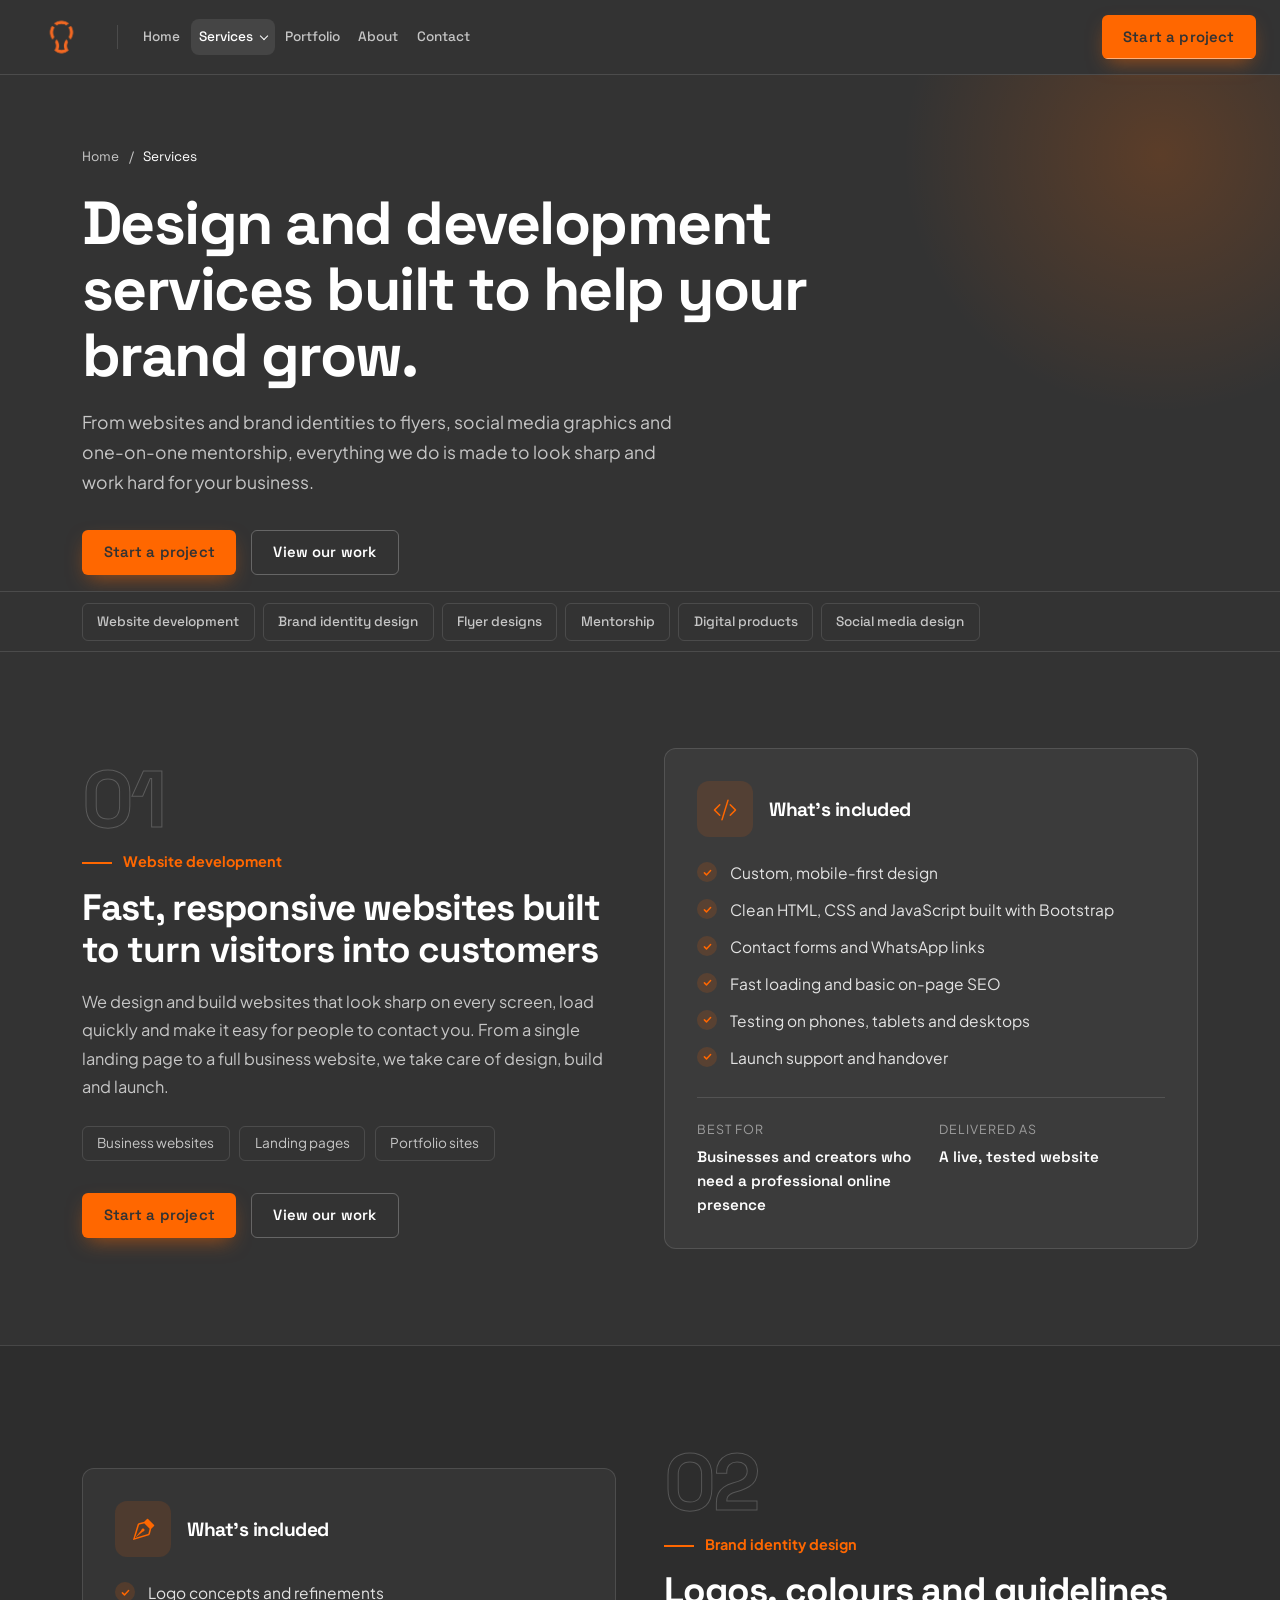
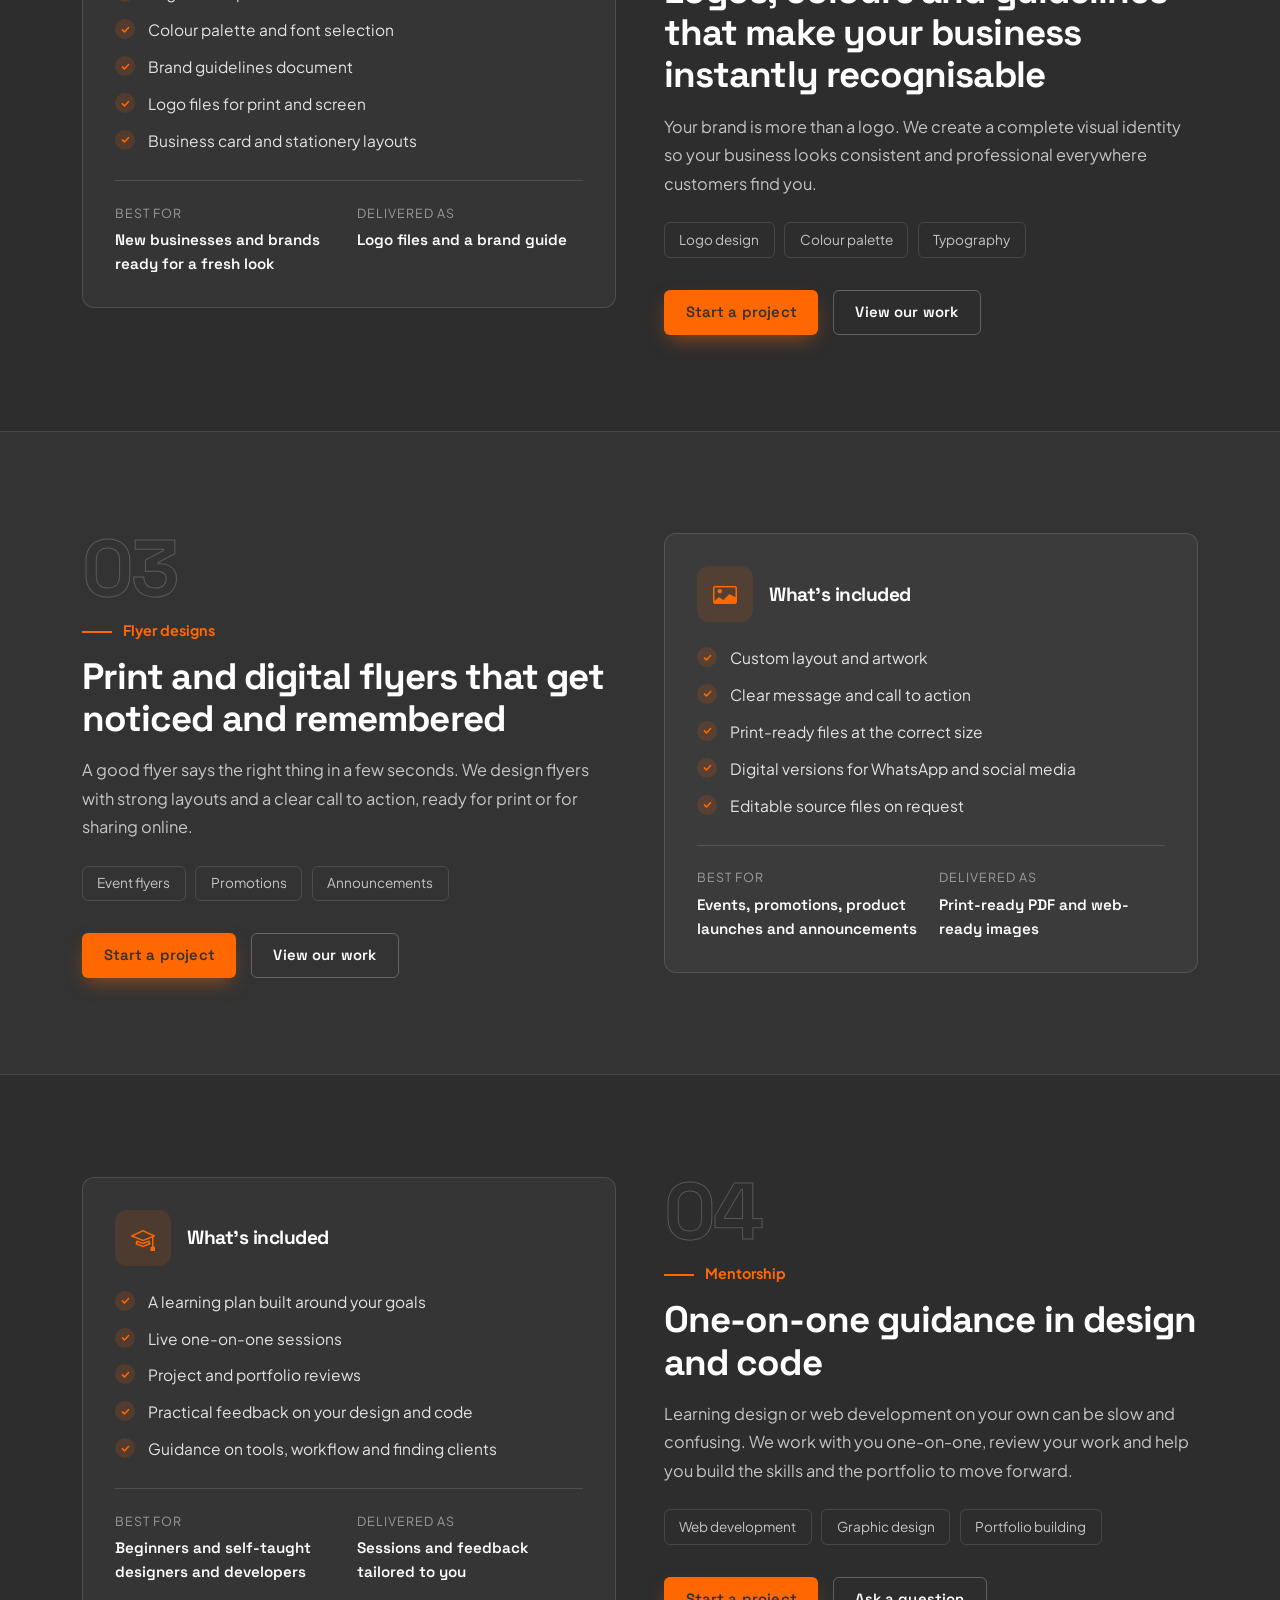
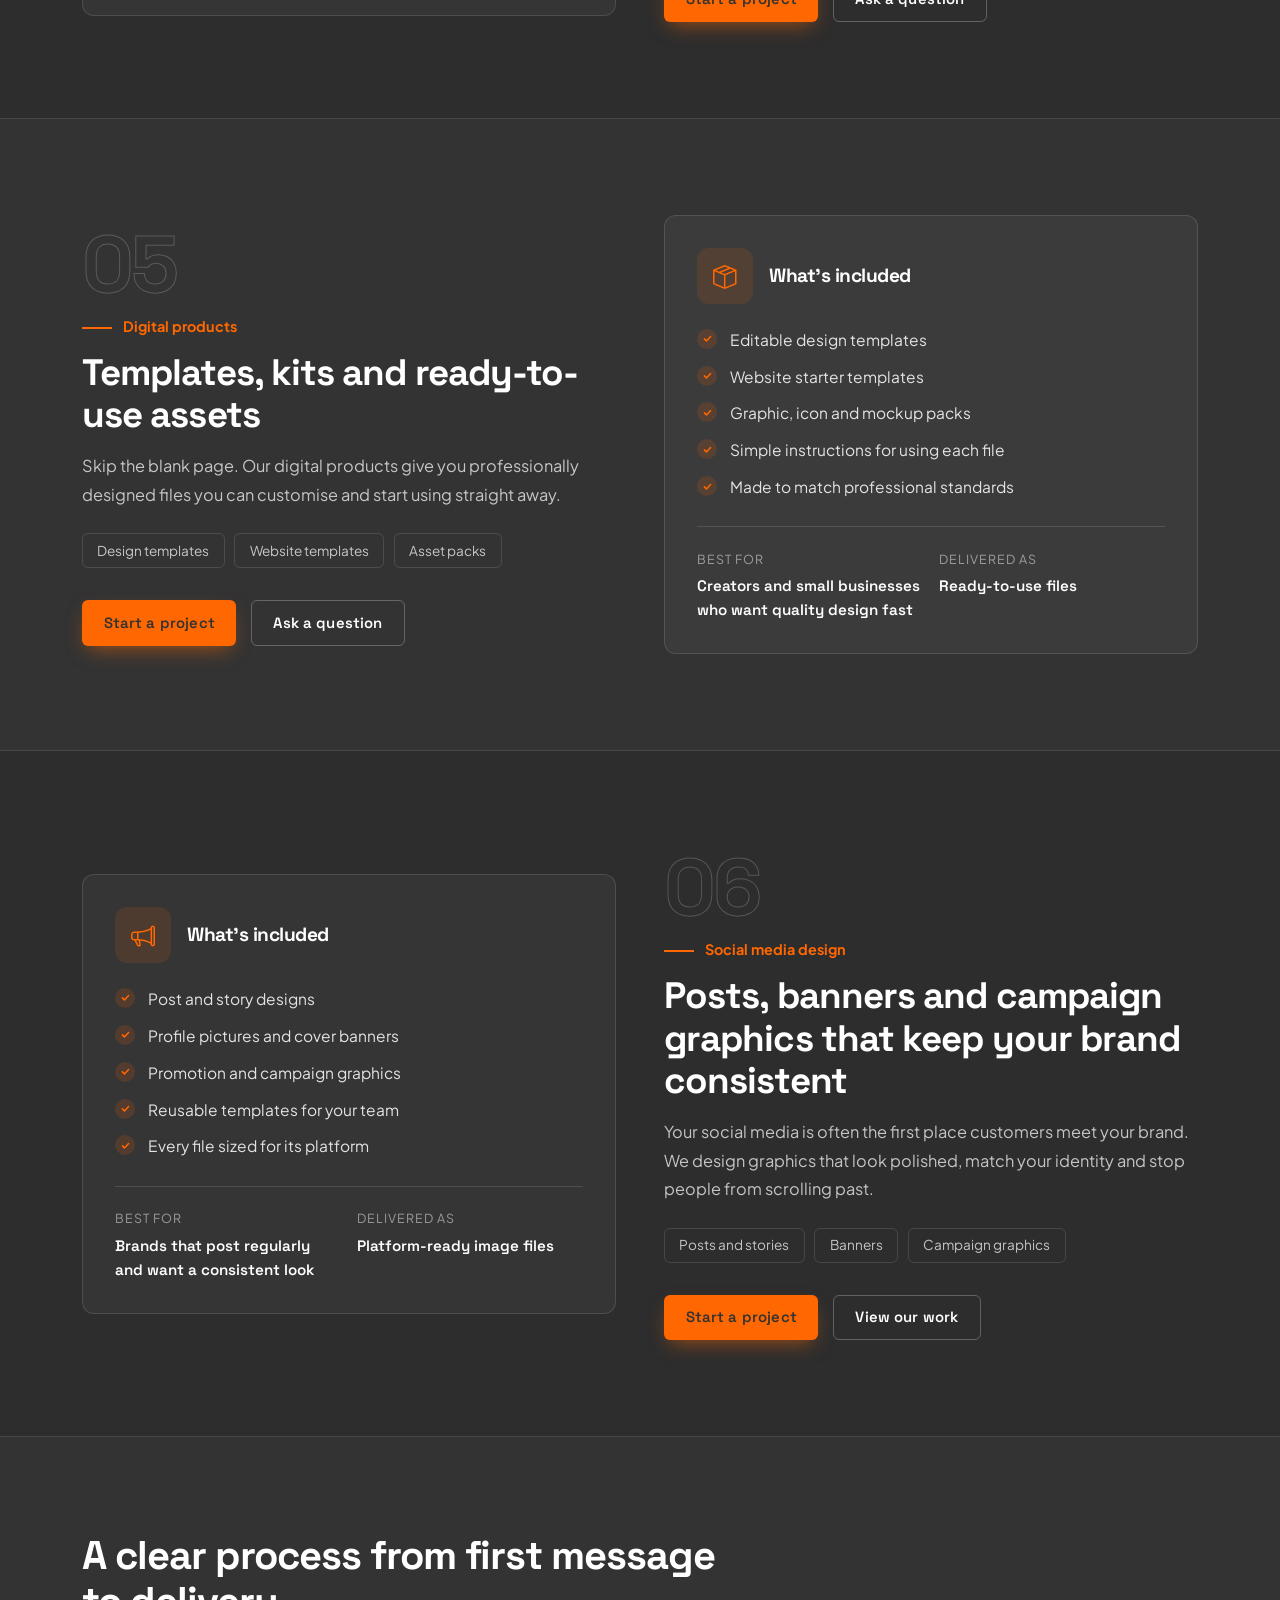
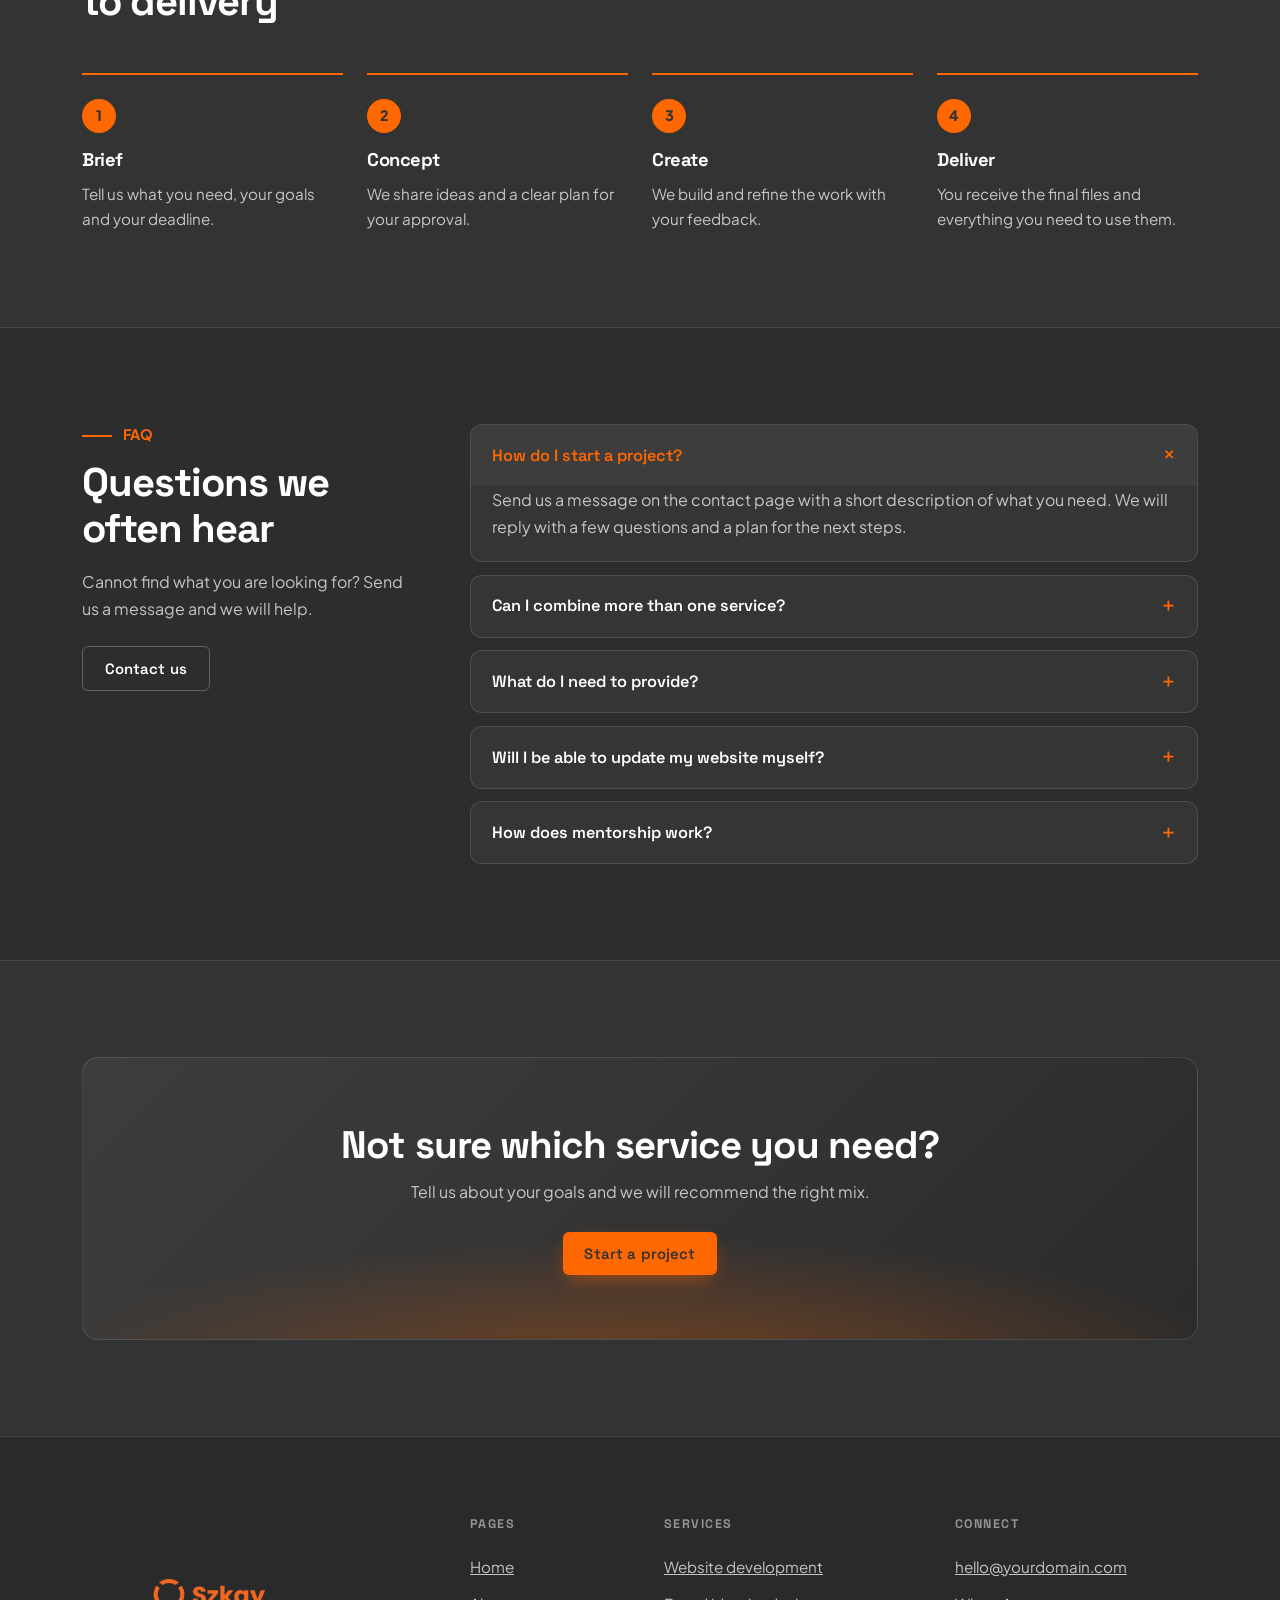
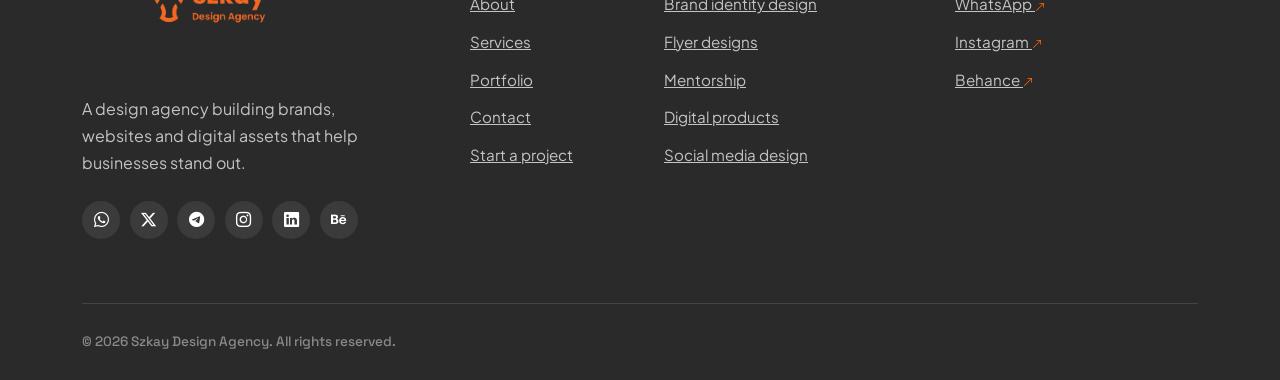
<file: services.html>
<!DOCTYPE html>
<html lang="en">

<head>
    <meta charset="UTF-8">
    <meta name="viewport" content="width=device-width, initial-scale=1.0">

    <title>Services | Szkay Design Agency</title>
    <meta name="description"
        content="Website development, brand identity design, flyer designs, mentorship, digital products and social media design from Szkay Design Agency.">

    <!-- Bootstrap CSS -->
    <link href="https://cdn.jsdelivr.net/npm/bootstrap@5.3.8/dist/css/bootstrap.min.css" rel="stylesheet"
        integrity="sha384-sRIl4kxILFvY47J16cr9ZwB07vP4J8+LH7qKQnuqkuIAvNWLzeN8tE5YBujZqJLB" crossorigin="anonymous">

    <!-- Bootstrap Icons -->
    <link rel="stylesheet" href="https://cdn.jsdelivr.net/npm/bootstrap-icons@1.11.3/font/bootstrap-icons.min.css">

    <!-- Shared site CSS, then this page's CSS -->
    <link rel="stylesheet" href="index.css">
    <link rel="stylesheet" href="services.css">
    <link rel="preconnect" href="https://fonts.googleapis.com">
    <link
        href="https://fonts.googleapis.com/css2?family=Plus+Jakarta+Sans:wght@400;500;600;700;800&family=Space+Grotesk:wght@500;600;700&display=swap"
        rel="stylesheet">
</head>

<body>

    <!-- ===== NAVBAR ===== -->
    <header class="site-header">
        <nav class="navbar navbar-expand-lg site-nav" aria-label="Main navigation">
            <div class="container-fluid px-3 px-lg-4">

                <!-- Logo (left) -->
                <a class="navbar-brand site-logo" href="index.html">
                    <img src="icon.png" alt="SZKAY Design Agency" class="logo-img">
                </a>

                <!-- Thin divider between logo and links (desktop only) -->
                <span class="logo-divider d-none d-lg-block" aria-hidden="true"></span>

                <!-- Mobile toggler -->
                <button class="navbar-toggler site-toggler ms-auto" type="button" data-bs-toggle="collapse"
                    data-bs-target="#mainNav" aria-controls="mainNav" aria-expanded="false"
                    aria-label="Toggle navigation">
                    <span class="toggler-bar"></span>
                    <span class="toggler-bar"></span>
                    <span class="toggler-bar"></span>
                </button>

                <div class="collapse navbar-collapse" id="mainNav">

                    <!-- Links (next to the logo) -->
                    <ul class="navbar-nav site-links">
                        <li class="nav-item"><a class="nav-link" href="index.html">Home</a>
                        </li>

                        <!-- Services mega dropdown -->
                        <li class="nav-item dropdown">
                            <a class="nav-link dropdown-toggle active" aria-current="page" href="services.html" role="button"
                                data-bs-toggle="dropdown" aria-expanded="false">Services</a>
                            <div class="dropdown-menu mega-menu">
                                <div class="mega-grid">
                                    <a class="mega-item" href="services.html#website-development" style="--i:0">
                                        <span class="mega-icon"><i class="bi bi-code-slash"></i></span>
                                        <span class="mega-text"><strong>Website development</strong><small>Fast,
                                                responsive websites built to convert</small></span>
                                    </a>
                                    <a class="mega-item" href="services.html#brand-identity" style="--i:1">
                                        <span class="mega-icon"><i class="bi bi-vector-pen"></i></span>
                                        <span class="mega-text"><strong>Brand identity design</strong><small>Logos,
                                                colours and brand guidelines</small></span>
                                    </a>
                                    <a class="mega-item" href="services.html#flyer-designs" style="--i:2">
                                        <span class="mega-icon"><i class="bi bi-card-image"></i></span>
                                        <span class="mega-text"><strong>Flyer designs</strong><small>Print and digital
                                                flyers that get noticed</small></span>
                                    </a>
                                    <a class="mega-item" href="services.html#mentorship" style="--i:3">
                                        <span class="mega-icon"><i class="bi bi-mortarboard"></i></span>
                                        <span class="mega-text"><strong>Mentorship</strong><small>One-on-one guidance in
                                                design and code</small></span>
                                    </a>
                                    <a class="mega-item" href="services.html#digital-products" style="--i:4">
                                        <span class="mega-icon"><i class="bi bi-box-seam"></i></span>
                                        <span class="mega-text"><strong>Digital products</strong><small>Templates, kits
                                                and ready-to-use assets</small></span>
                                    </a>
                                    <a class="mega-item" href="services.html#social-media-design" style="--i:5">
                                        <span class="mega-icon"><i class="bi bi-megaphone"></i></span>
                                        <span class="mega-text"><strong>Social media design</strong><small>Posts,
                                                banners and campaign graphics</small></span>
                                    </a>
                                </div>
                                <div class="mega-foot"><a href="services.html">View all services <i
                                            class="bi bi-arrow-right"></i></a></div>
                            </div>
                        </li>

                        <li class="nav-item"><a class="nav-link" href="portfolio.html">Portfolio</a></li>
                        <li class="nav-item"><a class="nav-link" href="about.html">About</a></li>
                        <li class="nav-item"><a class="nav-link" href="contact.html">Contact</a></li>
                    </ul>

                    <!-- Actions (right) -->
                    <div class="nav-actions ms-lg-auto">
                        <a class="btn nav-cta" href="contact.html">Start a project</a>
                    </div>

                </div>
            </div>
        </nav>

        <!-- Scroll progress line -->
        <div class="scroll-progress" aria-hidden="true"></div>
    </header>

    <main>

        <!-- ===== PAGE HERO ===== -->
        <section class="page-hero">
            <div class="container-xl">
                <nav class="crumbs" aria-label="Breadcrumb" data-reveal>
                    <a href="index.html">Home</a><span aria-hidden="true">/</span><span aria-current="page">Services</span>
                </nav>
                <h1 class="hero-title">Design and development services built to help your brand grow.</h1>
                <p class="lead-text" data-reveal style="--d:.2s">From websites and brand identities to flyers, social media
                    graphics and one-on-one mentorship, everything we do is made to look sharp and work hard for your
                    business.</p>
                <div class="hero-actions" data-reveal style="--d:.3s">
                    <a class="btn btn-fill" href="contact.html">Start a project</a>
                    <a class="btn btn-ghost" href="portfolio.html">View our work</a>
                </div>
            </div>
        </section>

        <!-- ===== JUMP BAR ===== -->
        <div class="svc-jump" aria-label="Jump to a service">
            <div class="container-xl">
                <ul class="svc-jump-list">
                    <li><a class="svc-chip" href="#website-development">Website development</a></li>
                    <li><a class="svc-chip" href="#brand-identity">Brand identity design</a></li>
                    <li><a class="svc-chip" href="#flyer-designs">Flyer designs</a></li>
                    <li><a class="svc-chip" href="#mentorship">Mentorship</a></li>
                    <li><a class="svc-chip" href="#digital-products">Digital products</a></li>
                    <li><a class="svc-chip" href="#social-media-design">Social media design</a></li>
                </ul>
            </div>
        </div>

        <!-- ===== WEBSITE DEVELOPMENT ===== -->
        <section class="section svc" id="website-development" data-spy>
            <div class="container-xl">
                <div class="row g-5 align-items-center svc-row">
                    <div class="col-lg-6" data-reveal>
                        <span class="svc-no" aria-hidden="true">01</span>
                        <p class="kicker">Website development</p>
                        <h2>Fast, responsive websites built to turn visitors into customers</h2>
                        <p class="svc-desc">We design and build websites that look sharp on every screen, load quickly and make it easy for people to contact you. From a single landing page to a full business website, we take care of design, build and launch.</p>
                        <ul class="hero-tags"><li>Business websites</li><li>Landing pages</li><li>Portfolio sites</li></ul>
                        <div class="svc-actions">
                            <a class="btn btn-fill" href="contact.html?service=website-development">Start a project</a>
                            <a class="btn btn-ghost" href="portfolio.html?category=websites">View our work</a>
                        </div>
                    </div>
                    <div class="col-lg-6" data-reveal style="--d:.15s">
                        <article class="card-x svc-panel">
                            <div class="svc-panel-head">
                                <span class="svc-panel-icon"><i class="bi bi-code-slash"></i></span>
                                <h3>What's included</h3>
                            </div>
                            <ul class="svc-list">
                            <li>Custom, mobile-first design</li>
                            <li>Clean HTML, CSS and JavaScript built with Bootstrap</li>
                            <li>Contact forms and WhatsApp links</li>
                            <li>Fast loading and basic on-page SEO</li>
                            <li>Testing on phones, tablets and desktops</li>
                            <li>Launch support and handover</li>
                            </ul>
                            <div class="svc-meta">
                                <div><span>Best for</span><strong>Businesses and creators who need a professional online presence</strong></div>
                                <div><span>Delivered as</span><strong>A live, tested website</strong></div>
                            </div>
                        </article>
                    </div>
                </div>
            </div>
        </section>
        <!-- ===== BRAND IDENTITY DESIGN ===== -->
        <section class="section svc section-alt" id="brand-identity" data-spy>
            <div class="container-xl">
                <div class="row g-5 align-items-center svc-row flex-lg-row-reverse">
                    <div class="col-lg-6" data-reveal>
                        <span class="svc-no" aria-hidden="true">02</span>
                        <p class="kicker">Brand identity design</p>
                        <h2>Logos, colours and guidelines that make your business instantly recognisable</h2>
                        <p class="svc-desc">Your brand is more than a logo. We create a complete visual identity so your business looks consistent and professional everywhere customers find you.</p>
                        <ul class="hero-tags"><li>Logo design</li><li>Colour palette</li><li>Typography</li></ul>
                        <div class="svc-actions">
                            <a class="btn btn-fill" href="contact.html?service=brand-identity">Start a project</a>
                            <a class="btn btn-ghost" href="portfolio.html?category=brand-identity">View our work</a>
                        </div>
                    </div>
                    <div class="col-lg-6" data-reveal style="--d:.15s">
                        <article class="card-x svc-panel">
                            <div class="svc-panel-head">
                                <span class="svc-panel-icon"><i class="bi bi-vector-pen"></i></span>
                                <h3>What's included</h3>
                            </div>
                            <ul class="svc-list">
                            <li>Logo concepts and refinements</li>
                            <li>Colour palette and font selection</li>
                            <li>Brand guidelines document</li>
                            <li>Logo files for print and screen</li>
                            <li>Business card and stationery layouts</li>
                            </ul>
                            <div class="svc-meta">
                                <div><span>Best for</span><strong>New businesses and brands ready for a fresh look</strong></div>
                                <div><span>Delivered as</span><strong>Logo files and a brand guide</strong></div>
                            </div>
                        </article>
                    </div>
                </div>
            </div>
        </section>
        <!-- ===== FLYER DESIGNS ===== -->
        <section class="section svc" id="flyer-designs" data-spy>
            <div class="container-xl">
                <div class="row g-5 align-items-center svc-row">
                    <div class="col-lg-6" data-reveal>
                        <span class="svc-no" aria-hidden="true">03</span>
                        <p class="kicker">Flyer designs</p>
                        <h2>Print and digital flyers that get noticed and remembered</h2>
                        <p class="svc-desc">A good flyer says the right thing in a few seconds. We design flyers with strong layouts and a clear call to action, ready for print or for sharing online.</p>
                        <ul class="hero-tags"><li>Event flyers</li><li>Promotions</li><li>Announcements</li></ul>
                        <div class="svc-actions">
                            <a class="btn btn-fill" href="contact.html?service=flyer-designs">Start a project</a>
                            <a class="btn btn-ghost" href="portfolio.html?category=flyers">View our work</a>
                        </div>
                    </div>
                    <div class="col-lg-6" data-reveal style="--d:.15s">
                        <article class="card-x svc-panel">
                            <div class="svc-panel-head">
                                <span class="svc-panel-icon"><i class="bi bi-card-image"></i></span>
                                <h3>What's included</h3>
                            </div>
                            <ul class="svc-list">
                            <li>Custom layout and artwork</li>
                            <li>Clear message and call to action</li>
                            <li>Print-ready files at the correct size</li>
                            <li>Digital versions for WhatsApp and social media</li>
                            <li>Editable source files on request</li>
                            </ul>
                            <div class="svc-meta">
                                <div><span>Best for</span><strong>Events, promotions, product launches and announcements</strong></div>
                                <div><span>Delivered as</span><strong>Print-ready PDF and web-ready images</strong></div>
                            </div>
                        </article>
                    </div>
                </div>
            </div>
        </section>
        <!-- ===== MENTORSHIP ===== -->
        <section class="section svc section-alt" id="mentorship" data-spy>
            <div class="container-xl">
                <div class="row g-5 align-items-center svc-row flex-lg-row-reverse">
                    <div class="col-lg-6" data-reveal>
                        <span class="svc-no" aria-hidden="true">04</span>
                        <p class="kicker">Mentorship</p>
                        <h2>One-on-one guidance in design and code</h2>
                        <p class="svc-desc">Learning design or web development on your own can be slow and confusing. We work with you one-on-one, review your work and help you build the skills and the portfolio to move forward.</p>
                        <ul class="hero-tags"><li>Web development</li><li>Graphic design</li><li>Portfolio building</li></ul>
                        <div class="svc-actions">
                            <a class="btn btn-fill" href="contact.html?service=mentorship">Start a project</a>
                            <a class="btn btn-ghost" href="contact.html">Ask a question</a>
                        </div>
                    </div>
                    <div class="col-lg-6" data-reveal style="--d:.15s">
                        <article class="card-x svc-panel">
                            <div class="svc-panel-head">
                                <span class="svc-panel-icon"><i class="bi bi-mortarboard"></i></span>
                                <h3>What's included</h3>
                            </div>
                            <ul class="svc-list">
                            <li>A learning plan built around your goals</li>
                            <li>Live one-on-one sessions</li>
                            <li>Project and portfolio reviews</li>
                            <li>Practical feedback on your design and code</li>
                            <li>Guidance on tools, workflow and finding clients</li>
                            </ul>
                            <div class="svc-meta">
                                <div><span>Best for</span><strong>Beginners and self-taught designers and developers</strong></div>
                                <div><span>Delivered as</span><strong>Sessions and feedback tailored to you</strong></div>
                            </div>
                        </article>
                    </div>
                </div>
            </div>
        </section>
        <!-- ===== DIGITAL PRODUCTS ===== -->
        <section class="section svc" id="digital-products" data-spy>
            <div class="container-xl">
                <div class="row g-5 align-items-center svc-row">
                    <div class="col-lg-6" data-reveal>
                        <span class="svc-no" aria-hidden="true">05</span>
                        <p class="kicker">Digital products</p>
                        <h2>Templates, kits and ready-to-use assets</h2>
                        <p class="svc-desc">Skip the blank page. Our digital products give you professionally designed files you can customise and start using straight away.</p>
                        <ul class="hero-tags"><li>Design templates</li><li>Website templates</li><li>Asset packs</li></ul>
                        <div class="svc-actions">
                            <a class="btn btn-fill" href="contact.html?service=digital-products">Start a project</a>
                            <a class="btn btn-ghost" href="contact.html">Ask a question</a>
                        </div>
                    </div>
                    <div class="col-lg-6" data-reveal style="--d:.15s">
                        <article class="card-x svc-panel">
                            <div class="svc-panel-head">
                                <span class="svc-panel-icon"><i class="bi bi-box-seam"></i></span>
                                <h3>What's included</h3>
                            </div>
                            <ul class="svc-list">
                            <li>Editable design templates</li>
                            <li>Website starter templates</li>
                            <li>Graphic, icon and mockup packs</li>
                            <li>Simple instructions for using each file</li>
                            <li>Made to match professional standards</li>
                            </ul>
                            <div class="svc-meta">
                                <div><span>Best for</span><strong>Creators and small businesses who want quality design fast</strong></div>
                                <div><span>Delivered as</span><strong>Ready-to-use files</strong></div>
                            </div>
                        </article>
                    </div>
                </div>
            </div>
        </section>
        <!-- ===== SOCIAL MEDIA DESIGN ===== -->
        <section class="section svc section-alt" id="social-media-design" data-spy>
            <div class="container-xl">
                <div class="row g-5 align-items-center svc-row flex-lg-row-reverse">
                    <div class="col-lg-6" data-reveal>
                        <span class="svc-no" aria-hidden="true">06</span>
                        <p class="kicker">Social media design</p>
                        <h2>Posts, banners and campaign graphics that keep your brand consistent</h2>
                        <p class="svc-desc">Your social media is often the first place customers meet your brand. We design graphics that look polished, match your identity and stop people from scrolling past.</p>
                        <ul class="hero-tags"><li>Posts and stories</li><li>Banners</li><li>Campaign graphics</li></ul>
                        <div class="svc-actions">
                            <a class="btn btn-fill" href="contact.html?service=social-media-design">Start a project</a>
                            <a class="btn btn-ghost" href="portfolio.html?category=social-media">View our work</a>
                        </div>
                    </div>
                    <div class="col-lg-6" data-reveal style="--d:.15s">
                        <article class="card-x svc-panel">
                            <div class="svc-panel-head">
                                <span class="svc-panel-icon"><i class="bi bi-megaphone"></i></span>
                                <h3>What's included</h3>
                            </div>
                            <ul class="svc-list">
                            <li>Post and story designs</li>
                            <li>Profile pictures and cover banners</li>
                            <li>Promotion and campaign graphics</li>
                            <li>Reusable templates for your team</li>
                            <li>Every file sized for its platform</li>
                            </ul>
                            <div class="svc-meta">
                                <div><span>Best for</span><strong>Brands that post regularly and want a consistent look</strong></div>
                                <div><span>Delivered as</span><strong>Platform-ready image files</strong></div>
                            </div>
                        </article>
                    </div>
                </div>
            </div>
        </section>

        <!-- ===== PROCESS ===== -->
        <section class="section svc-target" id="process" data-spy>
            <div class="container-xl">
                <div class="section-head" data-reveal>
                    <h2>A clear process from first message to delivery</h2>
                </div>
                <div class="row g-4 steps">
                    <div class="col-md-6 col-lg-3" data-reveal style="--d:0s">
                        <div class="step"><span class="step-no">1</span>
                            <h3>Brief</h3>
                            <p>Tell us what you need, your goals and your deadline.</p>
                        </div>
                    </div>
                    <div class="col-md-6 col-lg-3" data-reveal style="--d:.1s">
                        <div class="step"><span class="step-no">2</span>
                            <h3>Concept</h3>
                            <p>We share ideas and a clear plan for your approval.</p>
                        </div>
                    </div>
                    <div class="col-md-6 col-lg-3" data-reveal style="--d:.2s">
                        <div class="step"><span class="step-no">3</span>
                            <h3>Create</h3>
                            <p>We build and refine the work with your feedback.</p>
                        </div>
                    </div>
                    <div class="col-md-6 col-lg-3" data-reveal style="--d:.3s">
                        <div class="step"><span class="step-no">4</span>
                            <h3>Deliver</h3>
                            <p>You receive the final files and everything you need to use them.</p>
                        </div>
                    </div>
                </div>
            </div>
        </section>

        <!-- ===== FAQ ===== -->
        <section class="section section-alt svc-target" id="faq" data-spy>
            <div class="container-xl">
                <div class="row g-5">
                    <div class="col-lg-4" data-reveal>
                        <p class="kicker">FAQ</p>
                        <h2 class="faq-title">Questions we often hear</h2>
                        <p class="faq-text">Cannot find what you are looking for? Send us a message and we will help.</p>
                        <a class="btn btn-ghost" href="contact.html">Contact us</a>
                    </div>
                    <div class="col-lg-8" data-reveal style="--d:.15s">
                        <div class="accordion faq" id="faqList">
                        <div class="accordion-item">
                            <h3 class="accordion-header">
                                <button class="accordion-button" type="button" data-bs-toggle="collapse"
                                    data-bs-target="#faq0" aria-expanded="true" aria-controls="faq0">How do I start a project?</button>
                            </h3>
                            <div id="faq0" class="accordion-collapse collapse show" data-bs-parent="#faqList">
                                <div class="accordion-body">Send us a message on the contact page with a short description of what you need. We will reply with a few questions and a plan for the next steps.</div>
                            </div>
                        </div>
                        <div class="accordion-item">
                            <h3 class="accordion-header">
                                <button class="accordion-button collapsed" type="button" data-bs-toggle="collapse"
                                    data-bs-target="#faq1" aria-expanded="false" aria-controls="faq1">Can I combine more than one service?</button>
                            </h3>
                            <div id="faq1" class="accordion-collapse collapse" data-bs-parent="#faqList">
                                <div class="accordion-body">Yes. Many clients pair a brand identity with a website, or flyers with social media designs. Tell us what you want to achieve and we will put the right mix together.</div>
                            </div>
                        </div>
                        <div class="accordion-item">
                            <h3 class="accordion-header">
                                <button class="accordion-button collapsed" type="button" data-bs-toggle="collapse"
                                    data-bs-target="#faq2" aria-expanded="false" aria-controls="faq2">What do I need to provide?</button>
                            </h3>
                            <div id="faq2" class="accordion-collapse collapse" data-bs-parent="#faqList">
                                <div class="accordion-body">Your business details, any existing logo or brand files, and the text and images you want to use. If you do not have these yet, we can help you plan them.</div>
                            </div>
                        </div>
                        <div class="accordion-item">
                            <h3 class="accordion-header">
                                <button class="accordion-button collapsed" type="button" data-bs-toggle="collapse"
                                    data-bs-target="#faq3" aria-expanded="false" aria-controls="faq3">Will I be able to update my website myself?</button>
                            </h3>
                            <div id="faq3" class="accordion-collapse collapse" data-bs-parent="#faqList">
                                <div class="accordion-body">Tell us in your brief how often you expect to make changes. We will build the site with that in mind and walk you through what you need to know at handover.</div>
                            </div>
                        </div>
                        <div class="accordion-item">
                            <h3 class="accordion-header">
                                <button class="accordion-button collapsed" type="button" data-bs-toggle="collapse"
                                    data-bs-target="#faq4" aria-expanded="false" aria-controls="faq4">How does mentorship work?</button>
                            </h3>
                            <div id="faq4" class="accordion-collapse collapse" data-bs-parent="#faqList">
                                <div class="accordion-body">Sessions are one-on-one and shaped around your level and goals. Share where you are now and where you want to be, and we will build the plan around that.</div>
                            </div>
                        </div>
                        </div>
                    </div>
                </div>
            </div>
        </section>

        <!-- ===== CTA BAND ===== -->
        <section class="section">
            <div class="container-xl">
                <div class="cta-band" data-reveal>
                    <h2>Not sure which service you need?</h2>
                    <p>Tell us about your goals and we will recommend the right mix.</p>
                    <a class="btn btn-fill" href="contact.html">Start a project</a>
                </div>
            </div>
        </section>

    </main>

    <footer class="site-footer">
        <div class="container-xl">
            <div class="row g-5 footer-main">
                <div class="col-lg-4" data-reveal>
                    <a href="index.html" class="footer-logo"><img src="5.png" alt="SZKAY Design Agency"></a>
                    <p class="footer-about">A design agency building brands, websites and digital assets that help
                        businesses stand out.</p>
                    <div class="socials"><a href="#" aria-label="WhatsApp"><i class="bi bi-whatsapp"></i></a><a href="#"
                            aria-label="X"><i class="bi bi-twitter-x"></i></a><a href="#" aria-label="Telegram"><i
                                class="bi bi-telegram"></i></a><a href="#" aria-label="Instagram"><i
                                class="bi bi-instagram"></i></a><a href="#" aria-label="LinkedIn"><i
                                class="bi bi-linkedin"></i></a><a href="#" aria-label="Behance"><i
                                class="bi bi-behance"></i></a></div>
                </div>
                <div class="col-6 col-md-4 col-lg-2" data-reveal style="--d:.1s">
                    <h4>Pages</h4>
                    <ul>
                        <li><a href="index.html">Home</a></li>
                        <li><a href="about.html">About</a></li>
                        <li><a href="services.html">Services</a></li>
                        <li><a href="portfolio.html">Portfolio</a></li>
                        <li><a href="contact.html">Contact</a></li>
                        <li><a href="contact.html">Start a project</a></li>
                    </ul>
                </div>
                <div class="col-6 col-md-4 col-lg-3" data-reveal style="--d:.2s">
                    <h4>Services</h4>
                    <ul>
                        <li><a href="services.html#website-development">Website development</a></li>
                        <li><a href="services.html#brand-identity">Brand identity design</a></li>
                        <li><a href="services.html#flyer-designs">Flyer designs</a></li>
                        <li><a href="services.html#mentorship">Mentorship</a></li>
                        <li><a href="services.html#digital-products">Digital products</a></li>
                        <li><a href="services.html#social-media-design">Social media design</a></li>
                    </ul>
                </div>
                <div class="col-12 col-md-4 col-lg-3" data-reveal style="--d:.3s">
                    <h4>Connect</h4>
                    <ul>
                        <li><a href="mailto:hello@yourdomain.com">hello@yourdomain.com</a></li>
                        <li><a href="#">WhatsApp <i class="bi bi-arrow-up-right"></i></a></li>
                        <li><a href="#">Instagram <i class="bi bi-arrow-up-right"></i></a></li>
                        <li><a href="#">Behance <i class="bi bi-arrow-up-right"></i></a></li>
                    </ul>
                </div>
            </div>
            <div class="footer-bottom">
                <span>&copy; <span id="year"></span> Szkay Design Agency. All rights reserved.</span>
            </div>
        </div>
    </footer>

    
    <button class="to-top" id="toTop" type="button" aria-label="Back to top"><i class="bi bi-arrow-up"></i></button>

    <!-- Bootstrap JavaScript -->
    <script src="https://cdn.jsdelivr.net/npm/bootstrap@5.3.8/dist/js/bootstrap.bundle.min.js"
        integrity="sha384-FKyoEForCGlyvwx9Hj09JcYn3nv7wiPVlz7YYwJrWVcXK/BmnVDxM+D2scQbITxI"
        crossorigin="anonymous"></script>

    <!-- Shared site JS, then this page's JS -->
    <script src="index.js"></script>
    <script src="services.js"></script>

</body>

</html>
</file>
<file: index.css>
/* ===== Brand tokens ===== */
:root {
    --brand-dark: #333;
    --brand-orange: #ff6700;
    --brand-orange-hover: #ff7f2a;
    --brand-white: #fff;

    --text-muted: rgba(255, 255, 255, 0.72);
    --line: rgba(255, 255, 255, 0.12);
    --pill: rgba(255, 255, 255, 0.09);

    --nav-height: 74px;
    --nav-height-scrolled: 64px;
    --logo-height: 50px;
    --logo-height-scrolled: 44px;
}

/* ===== Header ===== */
.site-header {
    position: sticky;
    top: 0;
    z-index: 1030;
    background: var(--brand-dark);
    border-bottom: 1px solid var(--line);
    transition: box-shadow 0.35s ease, background-color 0.35s ease;
    animation: navDrop 0.7s cubic-bezier(0.22, 1, 0.36, 1) both;
}

.site-header.is-scrolled {
    background: rgba(51, 51, 51, 0.92);
    -webkit-backdrop-filter: saturate(160%) blur(12px);
    backdrop-filter: saturate(160%) blur(12px);
    box-shadow:
        0 2px 4px rgba(0, 0, 0, 0.12),
        0 12px 28px -8px rgba(0, 0, 0, 0.4),
        0 24px 48px -16px rgba(0, 0, 0, 0.3);
}

.site-nav {
    min-height: var(--nav-height);
    padding-block: 0;
    transition: min-height 0.35s ease;
}

.site-header.is-scrolled .site-nav {
    min-height: var(--nav-height-scrolled);
}

/* ===== Logo + divider ===== */
.site-logo {
    display: inline-flex;
    align-items: center;
    padding: 0;
    margin: 0;
}

.logo-img {
    display: block;
    height: var(--logo-height);
    width: auto;
    max-width: 240px;
    object-fit: contain;
    transition: height 0.35s ease, transform 0.35s ease;
    animation: logoIn 0.8s 0.25s cubic-bezier(0.22, 1, 0.36, 1) both;
}

.site-header.is-scrolled .logo-img {
    height: var(--logo-height-scrolled);
}

.site-logo:hover .logo-img {
    transform: scale(1.04);
}

.logo-divider {
    width: 1px;
    height: 24px;
    margin: 0 1.1rem;
    background: var(--line);
}

/* ===== Links (pill style) ===== */
.site-nav .nav-link {
    padding: 0.5rem 0.85rem;
    border-radius: 8px;
    /* font-weight: 500; */
    font-size: 0.85rem;
    color: var(--text-muted);
    transition: color 0.2s ease, background-color 0.2s ease;
}

.site-nav .nav-link:hover,
.site-nav .nav-link:focus-visible,
.site-nav .nav-link.show {
    color: var(--brand-white);
    background: rgba(255, 255, 255, 0.06);
}

.site-nav .nav-link.active {
    color: var(--brand-white);
    background: var(--pill);
}

.site-links {
    gap: 0.15rem;
}

/* Dropdown chevron */
.site-nav .dropdown-toggle::after {
    content: "";
    display: inline-block;
    width: 6px;
    height: 6px;
    margin-left: 0.5rem;
    vertical-align: 0.15em;
    border: 0;
    border-right: 1.5px solid currentColor;
    border-bottom: 1.5px solid currentColor;
    transform: rotate(45deg);
    transition: transform 0.25s ease;
}

.site-nav .dropdown-toggle.show::after {
    transform: rotate(225deg) translate(-1px, -1px);
}

/* Dropdown menu */
.site-dropdown {
    min-width: 200px;
    margin-top: 0.5rem;
    padding: 0.4rem;
    background: #3d3d3d;
    border: 1px solid var(--line);
    border-radius: 12px;
    box-shadow: 0 18px 40px -10px rgba(0, 0, 0, 0.55);
}

.site-dropdown .dropdown-item {
    padding: 0.55rem 0.8rem;
    border-radius: 8px;
    font-size: 0.83rem;
    color: var(--text-muted);
}

.site-dropdown .dropdown-item:hover,
.site-dropdown .dropdown-item:focus {
    background: var(--pill);
    color: var(--brand-white);
}

/* Open the dropdown on hover (desktop) */
@media (min-width: 992px) {
    .site-nav .dropdown:hover>.dropdown-menu {
        display: block;
    }

    .site-nav .dropdown>.dropdown-menu {
        margin-top: 0;
    }

    .site-nav .dropdown:hover>.nav-link {
        color: var(--brand-white);
        background: rgba(255, 255, 255, 0.06);
    }

    /* Links glide in one after another on page load */
    .site-nav .site-links .nav-item,
    .site-nav .nav-actions>* {
        animation: linkIn 0.6s cubic-bezier(0.22, 1, 0.36, 1) both;
    }

    .site-nav .site-links .nav-item:nth-child(1) {
        animation-delay: 0.30s;
    }

    .site-nav .site-links .nav-item:nth-child(2) {
        animation-delay: 0.37s;
    }

    .site-nav .site-links .nav-item:nth-child(3) {
        animation-delay: 0.44s;
    }

    .site-nav .site-links .nav-item:nth-child(4) {
        animation-delay: 0.51s;
    }

    .site-nav .site-links .nav-item:nth-child(5) {
        animation-delay: 0.58s;
    }

    .site-nav .nav-actions> :nth-child(1) {
        animation-delay: 0.66s;
    }
}

/* ===== Right-hand actions ===== */
.nav-actions {
    display: flex;
    align-items: center;
    gap: 0.75rem;
}

/* ===== Buttons (white fill slides up on hover, text stays #333) ===== */
.nav-cta,
.btn-fill,
.btn-ghost {
    position: relative;
    overflow: hidden;
    isolation: isolate;
    display: inline-flex;
    align-items: center;
    justify-content: center;
    font-weight: 700;
    font-size: 0.93rem;
    padding: 0.65rem 1.35rem;
    border: 0;
    border-radius: 6px;
    transition: transform 0.25s ease, box-shadow 0.3s ease, color 0.3s ease;
}

.nav-cta,
.btn-fill {
    background: var(--brand-orange);
    color: var(--brand-dark);
    box-shadow: 0 8px 20px -6px rgba(255, 103, 0, 0.55);
}

.nav-cta::before,
.btn-fill::before,
.btn-ghost::before {
    content: "";
    position: absolute;
    inset: 0;
    background: var(--brand-white);
    transform: translateY(101%);
    transition: transform 0.45s cubic-bezier(0.22, 1, 0.36, 1);
    z-index: -1;
}

.nav-cta:hover,
.nav-cta:focus-visible,
.btn-fill:hover,
.btn-fill:focus-visible {
    color: var(--brand-dark);
    transform: translateY(-2px);
    box-shadow: 0 14px 28px -8px rgba(255, 255, 255, 0.3);
}

.nav-cta:hover::before,
.nav-cta:focus-visible::before,
.btn-fill:hover::before,
.btn-fill:focus-visible::before,
.btn-ghost:hover::before,
.btn-ghost:focus-visible::before {
    transform: translateY(0);
}

.nav-cta:active,
.btn-fill:active {
    transform: translateY(0);
}

.btn-ghost {
    background: transparent;
    color: var(--brand-white);
    border: 1px solid rgba(255, 255, 255, 0.25);
}

.btn-ghost::before {
    background: var(--brand-orange);
}

.btn-ghost:hover,
.btn-ghost:focus-visible {
    color: var(--brand-dark);
    border-color: var(--brand-orange);
    transform: translateY(-2px);
}

/* ===== Scroll progress line ===== */
.scroll-progress {
    position: absolute;
    left: 0;
    bottom: -1px;
    width: 100%;
    height: 2px;
    background: var(--brand-orange);
    transform-origin: left;
    transform: scaleX(var(--progress, 0));
    pointer-events: none;
}

/* ===== Visible keyboard focus ===== */
.site-nav a:focus-visible,
.site-toggler:focus-visible {
    outline: 2px solid var(--brand-orange);
    outline-offset: 2px;
    box-shadow: none;
}

/* ===== Mobile toggler (3-bar icon that animates to an X) ===== */
.site-toggler {
    display: flex;
    flex-direction: column;
    justify-content: center;
    gap: 5px;
    width: 44px;
    height: 44px;
    padding: 0 10px;
    border: 0;
}

.site-toggler:focus {
    box-shadow: none;
}

.toggler-bar {
    display: block;
    height: 2px;
    width: 100%;
    background: var(--brand-white);
    border-radius: 2px;
    transition: transform 0.3s ease, opacity 0.2s ease, background-color 0.2s ease;
}

.site-toggler[aria-expanded="true"] .toggler-bar:nth-child(1) {
    transform: translateY(7px) rotate(45deg);
    background: var(--brand-orange);
}

.site-toggler[aria-expanded="true"] .toggler-bar:nth-child(2) {
    opacity: 0;
}

.site-toggler[aria-expanded="true"] .toggler-bar:nth-child(3) {
    transform: translateY(-7px) rotate(-45deg);
    background: var(--brand-orange);
}

/* ===== Tablet & mobile (below 992px) ===== */
@media (max-width: 991.98px) {
    :root {
        --nav-height: 68px;
        --nav-height-scrolled: 62px;
        --logo-height: 44px;
        --logo-height-scrolled: 40px;
    }

    .site-nav .navbar-collapse {
        padding: 0.75rem 0 1.25rem;
        border-top: 1px solid var(--line);
    }

    .site-links {
        gap: 0.25rem;
        margin-bottom: 1rem;
    }

    .site-nav .nav-link {
        padding: 0.75rem 0.9rem;
    }

    .site-dropdown {
        margin: 0.25rem 0 0.25rem 0.9rem;
        background: transparent;
        border: 0;
        box-shadow: none;
        padding: 0;
    }

    .nav-actions {
        padding-top: 1rem;
        border-top: 1px solid var(--line);
    }

    .nav-actions .nav-cta {
        flex: 1;
        text-align: center;
    }
}

/* ===== Keyframes ===== */
@keyframes navDrop {
    from {
        transform: translateY(-100%);
        opacity: 0;
    }

    to {
        transform: translateY(0);
        opacity: 1;
    }
}

@keyframes logoIn {
    from {
        opacity: 0;
        transform: translateX(-14px);
    }

    to {
        opacity: 1;
        transform: translateX(0);
    }
}

@keyframes linkIn {
    from {
        opacity: 0;
        transform: translateY(-10px);
    }

    to {
        opacity: 1;
        transform: translateY(0);
    }
}

@keyframes shine {
    from {
        left: -75%;
    }

    to {
        left: 130%;
    }
}

/* ===== Respect reduced motion ===== */
@media (prefers-reduced-motion: reduce) {

    .site-header,
    .site-nav,
    .logo-img,
    .site-nav .nav-item,
    .nav-actions>*,
    .site-nav .nav-link,
    .site-nav .dropdown-toggle::after,
    .icon-btn,
    .nav-cta,
    .toggler-bar {
        animation: none !important;
        transition: none !important;
    }
}

/* ================= LANDING PAGE ================= */
body {
    background: var(--brand-dark);
    color: var(--brand-white);
    font-family: "Plus Jakarta Sans", system-ui, -apple-system, "Segoe UI", sans-serif;
    -webkit-font-smoothing: antialiased;
}

h1,
h2,
h3 {
    font-weight: 800;
    letter-spacing: -0.02em;
}

.kicker {
    color: var(--brand-orange);
    font-weight: 700;
    font-size: 0.9rem;
    margin-bottom: 0.9rem;
}

.section {
    padding: 6rem 0;
}

.section-alt {
    background: #2d2d2d;
    border-block: 1px solid var(--line);
}

.section-head {
    margin-bottom: 3rem;
    max-width: 640px;
}

.section-head.d-flex {
    max-width: none;
}

.section-head h2 {
    font-size: clamp(1.75rem, 3.2vw, 2.5rem);
    line-height: 1.15;
}

/* Scroll reveal (only active when JS is running) */
.js [data-reveal] {
    opacity: 0;
    transform: translateY(28px);
    transition: opacity 0.8s ease var(--d, 0s), transform 0.8s cubic-bezier(0.22, 1, 0.36, 1) var(--d, 0s);
}

.js [data-reveal].is-visible {
    opacity: 1;
    transform: none;
}

/* Hero */
.hero {
    position: relative;
    overflow: hidden;
    padding: 5rem 0 6rem;
    min-height: calc(100vh - var(--nav-height));
    display: flex;
    align-items: center;
}

.hero::before {
    content: "";
    position: absolute;
    width: 620px;
    height: 620px;
    right: -180px;
    top: -120px;
    background: radial-gradient(circle, rgba(255, 103, 0, 0.22), transparent 65%);
    animation: glow 8s ease-in-out infinite alternate;
    pointer-events: none;
}

.hero .container-xl {
    position: relative;
}

.hero-title {
    font-size: clamp(2.2rem, 5vw, 3.8rem);
    line-height: 1.08;
    margin-bottom: 1.25rem;
}

.lead-text {
    color: var(--text-muted);
    font-size: 1.1rem;
    line-height: 1.7;
    max-width: 520px;
    margin-bottom: 2rem;
}

.hero-actions {
    display: flex;
    flex-wrap: wrap;
    gap: 0.9rem;
    margin-bottom: 2.5rem;
}

.hero-tags {
    list-style: none;
    padding: 0;
    margin: 0;
    display: flex;
    flex-wrap: wrap;
    gap: 0.6rem;
}

.hero-tags li {
    padding: 0.4rem 0.9rem;
    border: 1px solid var(--line);
    border-radius: 6px;
    font-size: 0.85rem;
    color: var(--text-muted);
    transition: border-color 0.3s, color 0.3s, transform 0.3s;
}

.hero-tags li:hover {
    border-color: var(--brand-orange);
    color: var(--brand-white);
    transform: translateY(-2px);
}

/* Hero image area (right-hand side) */
.media-wrap {
    position: relative;
    max-width: 430px;
    margin-inline: auto;
}

.media-frame {
    aspect-ratio: 4 / 5;
    border-radius: 14px;
    overflow: hidden;
    border: 1px solid var(--line);
    background: linear-gradient(160deg, #3d3d3d, #2b2b2b);
    box-shadow: 0 30px 60px -20px rgba(0, 0, 0, 0.6);
    animation: floatY 6s ease-in-out infinite;
}

.media-frame img {
    width: 100%;
    height: 100%;
    object-fit: cover;
    display: block;
}

.media-placeholder {
    height: 100%;
    display: flex;
    flex-direction: column;
    align-items: center;
    justify-content: center;
    gap: 0.8rem;
    color: rgba(255, 255, 255, 0.45);
    font-size: 0.95rem;
    border: 2px dashed rgba(255, 255, 255, 0.18);
    border-radius: 14px;
    margin: 14px;
    height: calc(100% - 28px);
}

.chip {
    position: absolute;
    padding: 0.65rem 1rem;
    border-radius: 8px;
    background: var(--brand-white);
    color: var(--brand-dark);
    font-weight: 700;
    font-size: 0.85rem;
    box-shadow: 0 16px 32px -12px rgba(0, 0, 0, 0.5);
}

.chip::before {
    content: "";
    display: inline-block;
    width: 8px;
    height: 8px;
    border-radius: 50%;
    background: var(--brand-orange);
    margin-right: 0.5rem;
}

.chip-a {
    left: -20px;
    top: 14%;
    animation: floatY 5s ease-in-out infinite reverse;
}

.chip-b {
    right: -16px;
    bottom: 12%;
    animation: floatY 7s ease-in-out infinite;
}

/* Cards */
.card-x {
    height: 100%;
    padding: 1.75rem;
    border-radius: 12px;
    background: rgba(255, 255, 255, 0.04);
    border: 1px solid var(--line);
    transition: transform 0.35s cubic-bezier(0.22, 1, 0.36, 1), border-color 0.3s, box-shadow 0.35s, background-color 0.3s;
}

.card-x:hover {
    transform: translateY(-8px);
    background: rgba(255, 255, 255, 0.07);
    box-shadow: 0 24px 40px -18px rgba(0, 0, 0, 0.6);
}

.card-icon {
    display: grid;
    place-items: center;
    width: 48px;
    height: 48px;
    margin-bottom: 1.25rem;
    border-radius: 10px;
    background: rgba(255, 103, 0, 0.12);
    color: var(--brand-orange);
    transition: background-color 0.3s, color 0.3s, transform 0.4s;
}

.card-x:hover .card-icon {
    background: var(--brand-orange);
    color: var(--brand-dark);
    transform: rotate(-8deg) scale(1.08);
}

.card-x h3,
.step h3 {
    font-size: 1.15rem;
    margin-bottom: 0.6rem;
}

.card-x p,
.step p {
    color: var(--text-muted);
    font-size: 0.95rem;
    line-height: 1.65;
    margin: 0;
}

/* Process */
.step {
    position: relative;
    padding-top: 1.5rem;
    border-top: 2px solid var(--line);
    transition: border-color 0.4s;
}

.step::before {
    content: "";
    position: absolute;
    left: 0;
    top: -2px;
    height: 2px;
    width: 0;
    background: var(--brand-orange);
    transition: width 0.6s cubic-bezier(0.22, 1, 0.36, 1);
}

.step:hover::before,
.is-visible .step::before {
    width: 100%;
}

.step-no {
    display: inline-grid;
    place-items: center;
    width: 34px;
    height: 34px;
    margin-bottom: 1rem;
    border-radius: 50%;
    background: var(--brand-orange);
    color: var(--brand-dark);
    font-weight: 800;
    font-size: 0.9rem;
}

/* Portfolio */
.work {
    display: block;
    color: inherit;
    text-decoration: none;
}

.work-thumb {
    aspect-ratio: 4 / 3;
    display: grid;
    place-items: center;
    border-radius: 12px;
    overflow: hidden;
    background: linear-gradient(160deg, #404040, #2b2b2b);
    border: 1px solid var(--line);
    color: rgba(255, 255, 255, 0.4);
    font-size: 0.9rem;
    transition: transform 0.5s cubic-bezier(0.22, 1, 0.36, 1), box-shadow 0.4s, border-color 0.3s;
}

.work-thumb img {
    width: 100%;
    height: 100%;
    object-fit: cover;
    transition: transform 0.6s;
}

.work:hover .work-thumb {
    transform: translateY(-6px);
    box-shadow: 0 24px 40px -18px rgba(0, 0, 0, 0.7);
}

.work:hover .work-thumb img {
    transform: scale(1.06);
}

.work-info {
    display: flex;
    justify-content: space-between;
    align-items: baseline;
    gap: 1rem;
    padding-top: 1rem;
}

.work-info h3 {
    font-size: 1.05rem;
    margin: 0;
    transition: color 0.3s;
}

.work-info span {
    color: var(--text-muted);
    font-size: 0.85rem;
}

.work:hover .work-info h3 {
    color: var(--brand-orange);
}

/* CTA band */
.cta-band {
    position: relative;
    overflow: hidden;
    text-align: center;
    padding: 4rem 1.5rem;
    border-radius: 16px;
    background: linear-gradient(135deg, #3d3d3d, #2b2b2b);
    border: 1px solid var(--line);
}

.cta-band::before {
    content: "";
    position: absolute;
    inset: auto -10% -60% -10%;
    height: 100%;
    background: radial-gradient(ellipse at center, rgba(255, 103, 0, 0.3), transparent 65%);
    animation: glow 6s ease-in-out infinite alternate;
    pointer-events: none;
}

.cta-band>* {
    position: relative;
}

.cta-band h2 {
    font-size: clamp(1.6rem, 3vw, 2.4rem);
    margin-bottom: 0.75rem;
}

.cta-band p {
    color: var(--text-muted);
    margin-bottom: 1.75rem;
}

/* Footer */


@keyframes floatY {

    0%,
    100% {
        transform: translateY(0);
    }

    50% {
        transform: translateY(-12px);
    }
}

@keyframes glow {
    from {
        opacity: 0.6;
        transform: scale(0.95);
    }

    to {
        opacity: 1;
        transform: scale(1.08);
    }
}

@media (max-width: 991.98px) {
    .section {
        padding: 4rem 0;
    }

    .hero {
        padding: 3rem 0 4rem;
    }

    .chip-a {
        left: 8px;
    }

    .chip-b {
        right: 8px;
    }
}

@media (prefers-reduced-motion: reduce) {
    .js [data-reveal] {
        opacity: 1;
        transform: none;
    }

    .hero::before,
    .cta-band::before,
    .media-frame,
    .chip {
        animation: none !important;
    }

    *,
    *::before,
    *::after {
        transition: none !important;
    }
}


/* ===== Hero logo motion graphic ===== */
.media-wrap {
    aspect-ratio: 1;
    display: grid;
    place-items: center;
}

.logo-stage {
    position: relative;
    z-index: 2;
    width: 88%;
    aspect-ratio: var(--ar, 1);
    filter: drop-shadow(0 24px 30px rgba(0, 0, 0, 0.45));
    cursor: pointer;
}

.logo-stage.is-assembled {
    animation: floatY 6s ease-in-out 1.8s infinite;
}

.tile {
    position: absolute;
    background-image: var(--img);
    opacity: 0;
    transform: translate(var(--x, 0), var(--y, 0)) rotate(var(--r, 0deg)) scale(var(--s, 1));
    transition: transform 1.3s cubic-bezier(0.22, 1, 0.36, 1), opacity 0.7s ease;
}

.logo-stage.is-assembled .tile {
    opacity: 1;
    transform: none;
}

/* Light sweep across the finished icon (masked to the icon shape) */
.logo-stage::after {
    content: "";
    position: absolute;
    inset: 0;
    opacity: 0;
    pointer-events: none;
    background: linear-gradient(110deg, transparent 42%, rgba(255, 255, 255, 0.75) 50%, transparent 58%) 150% 0 / 250% 100% no-repeat;
    -webkit-mask: var(--img) center / 100% 100% no-repeat;
    mask: var(--img) center / 100% 100% no-repeat;
}

.logo-stage.is-assembled::after {
    opacity: 1;
    animation: sweep 4.5s ease-in-out 2s infinite;
}

.stage-glow {
    position: absolute;
    width: 70%;
    aspect-ratio: 1;
    border-radius: 50%;
    background: radial-gradient(circle, rgba(255, 103, 0, 0.35), transparent 68%);
    animation: glow 5s ease-in-out infinite alternate;
}

.ring {
    position: absolute;
    border-radius: 50%;
    border: 1px dashed rgba(255, 255, 255, 0.2);
}

.ring-1 {
    width: 88%;
    aspect-ratio: 1;
    animation: spin 50s linear infinite;
}

.ring-2 {
    width: 100%;
    aspect-ratio: 1;
    border-style: solid;
    border-color: rgba(255, 255, 255, 0.08);
    animation: spin 28s linear infinite reverse;
}

.orbit-dot {
    position: absolute;
    top: -5px;
    left: 50%;
    width: 10px;
    height: 10px;
    margin-left: -5px;
    border-radius: 50%;
    background: var(--brand-orange);
    box-shadow: 0 0 14px 3px rgba(255, 103, 0, 0.7);
}

@keyframes spin {
    to {
        transform: rotate(360deg);
    }
}

@keyframes sweep {
    0% {
        background-position: 150% 0;
    }

    40%,
    100% {
        background-position: -50% 0;
    }
}

/* ===== Footer ===== */
.site-footer {
    padding: 5rem 0 0;
    border-top: 1px solid var(--line);
    background: #2a2a2a;
}

.footer-logo {
    display: inline-block;
    max-width: 100%;
    margin-bottom: .1rem;
    border-radius: 6px;
}

.footer-logo img {
    display: block;
    height: 170px;
    width: auto;
    max-width: 100%;
    object-fit: contain;
    transition: transform 0.4s cubic-bezier(0.22, 1, 0.36, 1);
}

.footer-logo:hover img,
.footer-logo:focus-visible img {
    transform: translateY(-2px) scale(1.03);
}

.footer-logo:focus-visible {
    outline: 2px solid var(--brand-orange);
    outline-offset: 4px;
}

@media (max-width: 575.98px) {
    .footer-logo img {
        height: 130px;
    }
}

.footer-about {
    color: var(--text-muted);
    line-height: 1.7;
    max-width: 320px;
    margin-bottom: 1.5rem;
}

.socials {
    display: flex;
    flex-wrap: wrap;
    gap: 0.6rem;
}

.socials a {
    display: grid;
    place-items: center;
    width: 38px;
    height: 38px;
    border-radius: 50%;
    background: rgba(255, 255, 255, 0.08);
    color: var(--brand-white);
    font-size: 0.95rem;
    transition: background-color 0.3s, color 0.3s, transform 0.3s;
}

.socials a:hover {
    background: var(--brand-orange);
    color: var(--brand-dark);
    transform: translateY(-4px) rotate(-6deg);
}

.site-footer h4 {
    font-size: 0.78rem;
    font-weight: 800;
    letter-spacing: 0.12em;
    text-transform: uppercase;
    color: rgba(255, 255, 255, 0.5);
    margin-bottom: 1.4rem;
}

.site-footer ul {
    list-style: none;
    padding: 0;
    margin: 0;
    display: grid;
    gap: 0.85rem;
}

.site-footer ul a {
    display: inline-block;
    color: var(--text-muted);
    font-size: 0.95rem;
    transition: color 0.25s, transform 0.25s;
}

.site-footer ul a:hover {
    color: var(--brand-white);
    transform: translateX(5px);
}

.site-footer ul a .bi {
    font-size: 0.65rem;
    color: var(--brand-orange);
    display: inline-block;
    transition: transform 0.25s;
}

.site-footer ul a:hover .bi {
    transform: translate(2px, -2px);
}

.footer-bottom {
    margin-top: 4rem;
    padding: 1.75rem 0;
    border-top: 1px solid var(--line);
    color: rgba(255, 255, 255, 0.45);
    font-size: 0.85rem;
}

/* Back to top */
.to-top {
    position: fixed;
    right: 1.5rem;
    bottom: 1.5rem;
    z-index: 1040;
    width: 48px;
    height: 48px;
    border: 0;
    border-radius: 50%;
    background: var(--brand-orange);
    color: var(--brand-dark);
    font-size: 1.2rem;
    display: grid;
    place-items: center;
    box-shadow: 0 12px 26px -8px rgba(255, 103, 0, 0.7);
    opacity: 0;
    transform: translateY(20px) scale(0.8);
    pointer-events: none;
    transition: opacity 0.3s, transform 0.3s, background-color 0.3s;
}

.to-top.show {
    opacity: 1;
    transform: none;
    pointer-events: auto;
}

.to-top:hover {
    background: var(--brand-white);
    transform: translateY(-4px);
}

.to-top:hover .bi {
    animation: nudge 0.6s ease infinite alternate;
}

@keyframes nudge {
    to {
        transform: translateY(-3px);
    }
}

@media (prefers-reduced-motion: reduce) {

    .logo-stage,
    .logo-stage::after,
    .stage-glow,
    .ring,
    .to-top .bi {
        animation: none !important;
    }
}

/* ===== Orbiting technology icons ===== */
.orbit {
    position: absolute;
    z-index: 3;
    width: 100%;
    aspect-ratio: 1;
    margin: 0;
    padding: 0;
    list-style: none;
    pointer-events: none;
    animation: spin 40s linear infinite;
}

.orbit-item {
    --oi: 66px;
    position: absolute;
    pointer-events: auto;
    left: calc(50% + 50% * cos(var(--a)));
    top: calc(50% + 50% * sin(var(--a)));
    width: var(--oi);
    height: var(--oi);
    margin: calc(var(--oi) / -2) 0 0 calc(var(--oi) / -2);
}

/* Counter-spin keeps each icon upright while the orbit turns */
.orbit-item>span {
    display: grid;
    place-items: center;
    width: 100%;
    height: 100%;
    animation: spin 40s linear infinite reverse;
}

.orbit-item img {
    width: 100%;
    height: 100%;
    object-fit: contain;
    filter: drop-shadow(0 6px 10px rgba(0, 0, 0, 0.45));
    transition: transform 0.3s;
}

/* Dark logos (GitHub, Sentry) are turned white so they show on #333 */
.orbit-item img.mono {
    filter: brightness(0) invert(1) drop-shadow(0 6px 10px rgba(0, 0, 0, 0.45));
}

.orbit-item:hover img {
    transform: scale(1.18);
}

.media-wrap:hover .orbit,
.media-wrap:hover .orbit-item>span {
    animation-play-state: paused;
}

@media (max-width: 575.98px) {
    .media-wrap {
        width: calc(100% - 72px);
    }

    .orbit-item {
        --oi: 50px;
    }
}

@media (prefers-reduced-motion: reduce) {

    .orbit,
    .orbit-item>span {
        animation: none !important;
    }
}

/* ===== Hero spacing: push the logo graphic away from the text ===== */
@media (min-width: 992px) {
    .hero .row {
        --bs-gutter-x: 5rem;
    }

    .media-wrap {
        margin-inline: auto 36px;
        max-width: 460px;
    }
}

/* ===== Headings: Space Grotesk (clean, techy, professional) ===== */
h1,
h2,
h3,
.hero-title {
    font-family: "Space Grotesk", "Plus Jakarta Sans", system-ui, -apple-system, "Segoe UI", sans-serif;
    font-weight: 700;
    letter-spacing: -0.025em;
}

/* ===== Rolling dots: three evenly spaced ===== */
.orbit-dot {
    left: calc(50% + 50% * cos(var(--a, -90deg)));
    top: calc(50% + 50% * sin(var(--a, -90deg)));
    margin: -5px 0 0 -5px;
}

/* ===== Fonts: nav links, buttons and project names follow the heading font ===== */
.site-nav .nav-link,
.site-dropdown .dropdown-item,
.nav-cta,
.btn-fill,
.btn-ghost,
.work-info h3,
.work-info span {
    font-family: "Space Grotesk", "Plus Jakarta Sans", system-ui, -apple-system, "Segoe UI", sans-serif;
}

.site-nav .nav-link,
.site-dropdown .dropdown-item {
    font-weight: 500;
    letter-spacing: 0;
}

.nav-cta,
.btn-fill,
.btn-ghost {
    font-weight: 600;
    letter-spacing: 0.01em;
}

/* ===== More motion ===== */

/* Hero headline: words rise in one by one (words are wrapped by index.js) */
.hero-title .word {
    display: inline-block;
    opacity: 0;
    transform: translateY(0.55em);
    animation: wordIn 0.8s cubic-bezier(0.22, 1, 0.36, 1) forwards;
    animation-delay: calc(0.3s + var(--i) * 0.07s);
}

@keyframes wordIn {
    to {
        opacity: 1;
        transform: none;
    }
}

/* Hero graphic follows the pointer slightly (parallax) */
.stage-glow {
    translate: calc(var(--px, 0) * 26px) calc(var(--py, 0) * 26px);
    transition: translate 0.5s ease-out;
}

.logo-stage {
    translate: calc(var(--px, 0) * 12px) calc(var(--py, 0) * 12px);
    transition: translate 0.5s ease-out;
}

/* Scrolling service ticker */
.marquee {
    overflow: hidden;
    padding: 1.4rem 0;
    border-block: 1px solid var(--line);
    background: #2d2d2d;
    -webkit-mask: linear-gradient(90deg, transparent, #000 10%, #000 90%, transparent);
    mask: linear-gradient(90deg, transparent, #000 10%, #000 90%, transparent);
}

.marquee-track {
    display: flex;
    width: max-content;
    animation: marquee 32s linear infinite;
}

.marquee:hover .marquee-track {
    animation-play-state: paused;
}

.marquee-track span {
    display: inline-flex;
    align-items: center;
    padding-right: 3rem;
    white-space: nowrap;
    font-family: "Space Grotesk", sans-serif;
    font-weight: 600;
    font-size: 1.35rem;
    letter-spacing: -0.01em;
    color: rgba(255, 255, 255, 0.55);
    transition: color 0.3s;
}

.marquee-track span::after {
    content: "";
    width: 8px;
    height: 8px;
    margin-left: 3rem;
    border-radius: 50%;
    background: var(--brand-orange);
}

.marquee-track span:hover {
    color: var(--brand-white);
}

@keyframes marquee {
    to {
        transform: translateX(-25%);
    }
}

/* Section labels: orange line draws in */
.kicker::before {
    content: "";
    display: inline-block;
    width: 0;
    height: 2px;
    margin-right: 0;
    vertical-align: middle;
    background: var(--brand-orange);
    transition: width 0.8s cubic-bezier(0.22, 1, 0.36, 1) 0.3s, margin 0.8s 0.3s;
}

.is-visible .kicker::before {
    width: 30px;
    margin-right: 0.7rem;
}

/* Cards: soft light that follows the cursor */
.card-x {
    position: relative;
    overflow: hidden;
}

.card-x::before {
    content: "";
    position: absolute;
    inset: 0;
    border-radius: inherit;
    pointer-events: none;
    opacity: 0;
    background: radial-gradient(280px circle at var(--mx, 50%) var(--my, 50%), rgba(255, 255, 255, 0.09), transparent 70%);
    transition: opacity 0.3s;
}

.card-x:hover::before {
    opacity: 1;
}

.card-x>* {
    position: relative;
}

/* Process: number badges pulse softly once visible */
.is-visible .step-no {
    animation: ping 3s ease-out infinite;
}

@keyframes ping {
    0% {
        box-shadow: 0 0 0 0 rgba(255, 103, 0, 0.55);
    }

    70%,
    100% {
        box-shadow: 0 0 0 14px rgba(255, 103, 0, 0);
    }
}

/* Selected work: images are revealed with a wipe and settle from a slight zoom */
.js .work-thumb {
    clip-path: inset(0 0 100% 0 round 12px);
    transition: clip-path 1.1s cubic-bezier(0.22, 1, 0.36, 1) 0.25s, transform 0.5s cubic-bezier(0.22, 1, 0.36, 1), box-shadow 0.4s;
}

.js .is-visible .work-thumb {
    clip-path: inset(0 0 0 0 round 12px);
}

.js .work-thumb img {
    transform: scale(1.2);
    transition: transform 1.2s cubic-bezier(0.22, 1, 0.36, 1);
}

.js .is-visible .work-thumb img {
    transform: scale(1);
}

.js .is-visible .work:hover .work-thumb img {
    transform: scale(1.06);
}

/* CTA band: light sweeps across */
.cta-band::after {
    content: "";
    position: absolute;
    top: 0;
    left: -40%;
    width: 30%;
    height: 100%;
    pointer-events: none;
    background: linear-gradient(100deg, transparent, rgba(255, 255, 255, 0.07), transparent);
    transform: skewX(-20deg);
    animation: bandSweep 7s ease-in-out infinite;
}

@keyframes bandSweep {
    0% {
        left: -40%;
    }

    45%,
    100% {
        left: 140%;
    }
}

@media (prefers-reduced-motion: reduce) {
    .hero-title .word {
        opacity: 1;
        transform: none;
        animation: none !important;
    }

    .marquee-track,
    .cta-band::after,
    .is-visible .step-no {
        animation: none !important;
    }

    .js .work-thumb {
        clip-path: none;
    }

    .js .work-thumb img {
        transform: none;
    }

    .stage-glow,
    .logo-stage {
        translate: none;
    }
}


/* ===== Marquee: brand icons (transparent background) ===== */
.marquee {
    padding: 1.6rem 0;
}

.m-icon {
    flex: none;
    width: 44px;
    height: 44px;
    margin-right: 5rem;
    object-fit: contain;
    filter: drop-shadow(0 6px 10px rgba(0, 0, 0, 0.4));
    transition: transform 0.3s ease;
}

.m-icon.mono {
    filter: brightness(0) invert(1) drop-shadow(0 6px 10px rgba(0, 0, 0, 0.4));
}

.m-icon:hover {
    transform: translateY(-4px) scale(1.18);
}

/* ===== Services mega dropdown ===== */
@media (min-width: 992px) {

    /* make the Services item as tall as the navbar so the panel opens just under it */
    .site-nav .navbar-collapse {
        align-self: stretch;
    }

    .site-nav .site-links .nav-item {
        display: flex;
        align-items: center;
    }
}

.site-nav .dropdown .mega-menu {
    width: 680px;
    max-width: calc(100vw - 2rem);
    left: -12px;
    top: calc(100% + 6px);
    margin: 0;
    padding: 12px;
    background: #2b2b2b;
    border: 1px solid var(--line);
    border-radius: 16px;
    box-shadow: 0 30px 60px -16px rgba(0, 0, 0, 0.7);
    animation: menuIn 0.3s cubic-bezier(0.22, 1, 0.36, 1);
}

.mega-menu::before {
    content: "";
    position: absolute;
    left: 0;
    right: 0;
    top: -12px;
    height: 12px;
}

.mega-grid {
    display: grid;
    grid-template-columns: 1fr 1fr;
    grid-template-rows: repeat(3, auto);
    grid-auto-flow: column;
    gap: 4px 8px;
}

.mega-item {
    display: flex;
    align-items: center;
    gap: 0.9rem;
    padding: 0.8rem 0.9rem;
    border-radius: 12px;
    color: var(--brand-white);
    text-decoration: none;
    transition: background-color 0.25s ease, transform 0.25s ease;
    animation: itemIn 0.45s cubic-bezier(0.22, 1, 0.36, 1) both;
    animation-delay: calc(var(--i) * 0.045s + 0.05s);
}

.mega-item:hover,
.mega-item:focus-visible {
    background: rgba(255, 255, 255, 0.07);
    transform: translateX(3px);
}

.mega-icon {
    flex: none;
    display: grid;
    place-items: center;
    width: 42px;
    height: 42px;
    border-radius: 11px;
    background: rgba(255, 103, 0, 0.12);
    color: var(--brand-orange);
    font-size: 1.1rem;
    transition: background-color 0.25s ease, color 0.25s ease, transform 0.3s ease;
}

.mega-item:hover .mega-icon {
    background: var(--brand-orange);
    color: var(--brand-dark);
    transform: rotate(-6deg) scale(1.06);
}

.mega-text {
    display: grid;
    gap: 2px;
    min-width: 0;
}

.mega-text strong {
    font-family: "Space Grotesk", sans-serif;
    font-weight: 600;
    font-size: 0.95rem;
}

.mega-text small {
    color: rgba(255, 255, 255, 0.5);
    font-size: 0.78rem;
    line-height: 1.35;
}

.mega-foot {
    margin-top: 8px;
    padding: 12px 14px 4px;
    border-top: 1px solid var(--line);
}

.mega-foot a {
    font-family: "Space Grotesk", sans-serif;
    font-weight: 500;
    font-size: 0.88rem;
    color: rgba(255, 255, 255, 0.6);
    text-decoration: none;
    transition: color 0.25s;
}

.mega-foot a:hover {
    color: var(--brand-white);
}

.mega-foot .bi {
    display: inline-block;
    margin-left: 0.25rem;
    transition: transform 0.25s;
}

.mega-foot a:hover .bi {
    transform: translateX(4px);
}

@keyframes menuIn {
    from {
        opacity: 0;
        transform: translateY(10px);
    }

    to {
        opacity: 1;
        transform: none;
    }
}

@keyframes itemIn {
    from {
        opacity: 0;
        transform: translateY(8px);
    }

    to {
        opacity: 1;
        transform: none;
    }
}

@media (max-width: 991.98px) {
    .site-nav .dropdown .mega-menu {
        position: static;
        width: auto;
        max-width: none;
        padding: 0 0 0 0.6rem;
        margin: 0.25rem 0;
        background: transparent;
        border: 0;
        box-shadow: none;
        animation: none;
    }

    .mega-menu::before {
        display: none;
    }

    .mega-grid {
        grid-template-columns: 1fr;
        grid-template-rows: none;
        grid-auto-flow: row;
    }

    .mega-text small {
        display: none;
    }

    .mega-item {
        padding: 0.6rem 0.5rem;
    }

    .mega-foot {
        padding-left: 0.5rem;
    }
}

/* ===== Marquee: each brand icon sits in a card that reveals its name on hover ===== */
.marquee {
    padding: 2rem 0 3.4rem;
}

.m-card {
    position: relative;
    flex: none;
    width: 120px;
    height: 100px;
    margin-right: 1.1rem;
    display: grid;
    place-items: center;
    border-radius: 16px;
    background: rgba(255, 255, 255, 0.04);
    border: 1px solid var(--line);
    transition: transform 0.35s cubic-bezier(0.22, 1, 0.36, 1), background-color 0.3s, box-shadow 0.35s;
}

.m-card:hover {
    transform: translateY(-6px);
    background: rgba(255, 255, 255, 0.08);
    box-shadow: 0 18px 30px -14px rgba(0, 0, 0, 0.6);
}

.m-logo {
    width: 46px;
    height: 46px;
    object-fit: contain;
    filter: drop-shadow(0 6px 10px rgba(0, 0, 0, 0.4));
    transition: transform 0.35s cubic-bezier(0.22, 1, 0.36, 1);
}

.m-logo.mono {
    filter: brightness(0) invert(1) drop-shadow(0 6px 10px rgba(0, 0, 0, 0.4));
}

.m-card:hover .m-logo {
    transform: scale(1.1);
}

.m-name {
    position: absolute;
    top: calc(100% + 10px);
    left: 50%;
    translate: -50% 0;
    white-space: nowrap;
    font-family: "Space Grotesk", "Plus Jakarta Sans", system-ui, sans-serif;
    font-weight: 200;
    font-size: 0.12rem;
    letter-spacing: 0.02em;
    color: rgba(255, 255, 255, 0.85);
    opacity: 0;
    transform: translateY(-6px);
    transition: opacity 0.3s ease, transform 0.35s cubic-bezier(0.22, 1, 0.36, 1);
}

.m-card:hover .m-name {
    opacity: 1;
    transform: none;
}

/* ===== Footer: column titles and copyright use the heading font ===== */
.site-footer h4,
.footer-bottom {
    font-family: "Space Grotesk", "Plus Jakarta Sans", system-ui, -apple-system, "Segoe UI", sans-serif;
}

.footer-bottom {
    font-weight: 500;
}

@media (prefers-reduced-motion: reduce) {

    .site-nav .dropdown .mega-menu,
    .mega-item {
        animation: none !important;
    }
}
</file>
<file: about.css>
/* =====================================================
   ABOUT PAGE  (loads AFTER index.css)
   Reuses from index.css: brand tokens, .section, .section-alt, .card-x,
   .kicker, .hero-tags, .marquee, .cta-band, .btn-fill, .btn-ghost, [data-reveal]
   ===================================================== */

html {
    scroll-behavior: smooth;
}

/* ===== Page hero ===== */
.page-hero {
    position: relative;
    overflow: hidden;
    padding: 4.5rem 0 .1rem;
}

.page-hero::before {
    content: "";
    position: absolute;
    width: 560px;
    height: 560px;
    right: -160px;
    top: -200px;
    background: radial-gradient(circle, rgba(255, 103, 0, 0.2), transparent 65%);
    animation: glow 8s ease-in-out infinite alternate;
    pointer-events: none;
}

.page-hero .container-xl {
    position: relative;
}

.page-hero .hero-title {
    max-width: 820px;
}

.page-hero .lead-text {
    max-width: 620px;
}

.page-hero .hero-actions {
    margin-bottom: 0;
}

.crumbs {
    display: flex;
    align-items: center;
    gap: 0.6rem;
    margin-bottom: 1.5rem;
    font-family: "Space Grotesk", sans-serif;
    font-size: 0.85rem;
    color: var(--text-muted);
}

.crumbs a {
    color: inherit;
    text-decoration: none;
    transition: color 0.25s ease;
}

.crumbs a:hover {
    color: var(--brand-orange);
}

.crumbs [aria-current] {
    color: var(--brand-white);
}

/* ===== Our story ===== */
.ab-story h2,
.ab-mission h2,
.ab-what h2 {
    font-size: clamp(1.75rem, 3.2vw, 2.5rem);
    line-height: 1.15;
    margin-bottom: 1.25rem;
}

.ab-text {
    max-width: 540px;
    margin-bottom: 1.1rem;
    color: var(--text-muted);
    font-size: 1.02rem;
    line-height: 1.75;
}

.ab-story .hero-tags {
    margin: 1.75rem 0 2rem;
}

/* Image with an offset outline and floating labels; tilts slightly with the pointer */
.about-visual {
    position: relative;
    max-width: 480px;
    margin-inline: auto;
    padding: 0 18px 18px 0;
    perspective: 900px;
}

.about-visual::before {
    content: "";
    position: absolute;
    inset: 18px 0 0 18px;
    border: 2px solid var(--brand-orange);
    border-radius: 18px;
    opacity: 0.85;
    transition: transform 0.5s cubic-bezier(0.22, 1, 0.36, 1);
}

.about-visual:hover::before {
    transform: translate(6px, 6px);
}

.about-frame {
    position: relative;
    overflow: hidden;
    aspect-ratio: 4 / 5;
    border-radius: 18px;
    background: #2d2d2d;
    box-shadow: 0 30px 60px -20px rgba(0, 0, 0, 0.6);
    transform: rotateX(var(--ry, 0deg)) rotateY(var(--rx, 0deg));
    transition: transform 0.4s ease-out;
    will-change: transform;
}

.about-frame img {
    width: 100%;
    height: 100%;
    object-fit: cover;
    display: block;
    transition: transform 0.8s cubic-bezier(0.22, 1, 0.36, 1);
}

.about-visual:hover .about-frame img {
    transform: scale(1.05);
}

.float-chip {
    position: absolute;
    z-index: 2;
    display: inline-flex;
    align-items: center;
    gap: 0.55rem;
    padding: 0.6rem 0.95rem;
    border-radius: 10px;
    background: rgba(45, 45, 45, 0.92);
    border: 1px solid var(--line);
    -webkit-backdrop-filter: blur(8px);
    backdrop-filter: blur(8px);
    font-family: "Space Grotesk", sans-serif;
    font-weight: 600;
    font-size: 0.88rem;
    box-shadow: 0 16px 30px -10px rgba(0, 0, 0, 0.6);
    animation: chipFloat 6s ease-in-out infinite alternate;
}

.float-chip i {
    color: var(--brand-orange);
}

.float-chip.c1 {
    top: 8%;
    left: -6%;
}

.float-chip.c2 {
    top: 46%;
    right: -4%;
    animation-delay: -2s;
}

.float-chip.c3 {
    bottom: 12%;
    left: 4%;
    animation-delay: -4s;
}

@keyframes chipFloat {
    from {
        transform: translateY(-6px);
    }

    to {
        transform: translateY(8px);
    }
}

/* ===== Mission / Vision / Promise tabs ===== */
.ab-tabs {
    display: grid;
    grid-template-columns: 0.9fr 1.4fr;
    gap: 2rem;
    align-items: start;
}

.ab-tablist {
    display: grid;
    gap: 0.75rem;
}

.ab-tab {
    position: relative;
    display: flex;
    align-items: center;
    gap: 1rem;
    width: 100%;
    padding: 1.1rem 1.25rem;
    overflow: hidden;
    border: 1px solid var(--line);
    border-radius: 12px;
    background: rgba(255, 255, 255, 0.03);
    color: var(--text-muted);
    font-family: "Space Grotesk", sans-serif;
    font-weight: 600;
    font-size: 1.05rem;
    text-align: left;
    transition: color 0.3s ease, border-color 0.3s ease, background-color 0.3s ease, transform 0.3s ease;
}

.ab-tab::before {
    content: "";
    position: absolute;
    left: 0;
    top: 0;
    bottom: 0;
    width: 3px;
    background: var(--brand-orange);
    transform: scaleY(0);
    transition: transform 0.35s cubic-bezier(0.22, 1, 0.36, 1);
}

.ab-tab .ab-tab-no {
    color: rgba(255, 255, 255, 0.35);
    font-size: 0.85rem;
    transition: color 0.3s ease;
}

.ab-tab i {
    margin-left: auto;
    opacity: 0;
    transform: translateX(-8px);
    transition: opacity 0.3s ease, transform 0.3s ease;
}

.ab-tab:hover {
    color: var(--brand-white);
    border-color: rgba(255, 255, 255, 0.25);
}

.ab-tab:focus-visible {
    outline: 2px solid var(--brand-orange);
    outline-offset: 2px;
}

.ab-tab[aria-selected="true"] {
    color: var(--brand-white);
    border-color: rgba(255, 103, 0, 0.5);
    background: rgba(255, 103, 0, 0.08);
}

.ab-tab[aria-selected="true"]::before {
    transform: scaleY(1);
}

.ab-tab[aria-selected="true"] .ab-tab-no {
    color: var(--brand-orange);
}

.ab-tab[aria-selected="true"] i {
    opacity: 1;
    transform: none;
    color: var(--brand-orange);
}

.ab-panel {
    padding: 2.25rem;
}

.ab-panel[hidden] {
    display: none;
}

.ab-panel.is-active {
    animation: panelIn 0.55s cubic-bezier(0.22, 1, 0.36, 1) backwards;
}

@keyframes panelIn {
    from {
        opacity: 0;
        transform: translateY(18px);
    }

    to {
        opacity: 1;
        transform: none;
    }
}

.ab-panel h3 {
    margin-bottom: 1rem;
    font-size: clamp(1.25rem, 2.2vw, 1.6rem);
    line-height: 1.35;
}

.ab-panel p {
    margin-bottom: 1.5rem;
    color: var(--text-muted);
    line-height: 1.75;
}

.ab-points {
    display: grid;
    gap: 0.8rem;
    margin: 0;
    padding: 0;
    list-style: none;
}

.ab-points li {
    display: flex;
    align-items: flex-start;
    gap: 0.8rem;
    color: rgba(255, 255, 255, 0.86);
    line-height: 1.5;
}

.ab-points li::before {
    content: "";
    flex: none;
    width: 20px;
    height: 20px;
    margin-top: 1px;
    border-radius: 50%;
    background: rgba(255, 103, 0, 0.15) url("data:image/svg+xml,%3Csvg xmlns='http://www.w3.org/2000/svg' viewBox='0 0 16 16' fill='none' stroke='%23ff6700' stroke-width='2.2' stroke-linecap='round' stroke-linejoin='round'%3E%3Cpath d='M3.5 8.5l3 3 6-6.5'/%3E%3C/svg%3E") center / 11px no-repeat;
}

/* ===== Values ===== */
.val-card {
    height: 100%;
    padding: 2rem;
}

.val-icon {
    display: grid;
    place-items: center;
    width: 56px;
    height: 56px;
    margin-bottom: 1.25rem;
    border-radius: 12px;
    background: rgba(255, 103, 0, 0.12);
    color: var(--brand-orange);
    font-size: 1.5rem;
    transition: background-color 0.3s, color 0.3s, transform 0.4s;
}

.val-card:hover .val-icon {
    background: var(--brand-orange);
    color: var(--brand-dark);
    transform: rotate(-8deg) scale(1.08);
}

.val-card h3 {
    margin-bottom: 0.6rem;
    font-size: 1.2rem;
}

.val-card p {
    margin: 0;
    color: var(--text-muted);
    line-height: 1.7;
}

/* ===== What we do: tiles that link to the services page ===== */
.what-tile {
    display: flex;
    align-items: center;
    gap: 1rem;
    height: 100%;
    padding: 1.25rem 1.4rem;
    border: 1px solid var(--line);
    border-radius: 12px;
    background: rgba(255, 255, 255, 0.03);
    color: var(--brand-white);
    text-decoration: none;
    font-family: "Space Grotesk", sans-serif;
    font-weight: 600;
    transition: border-color 0.3s ease, background-color 0.3s ease, transform 0.4s cubic-bezier(0.22, 1, 0.36, 1);
}

.what-tile .what-icon {
    display: grid;
    place-items: center;
    flex: none;
    width: 44px;
    height: 44px;
    border-radius: 10px;
    background: rgba(255, 103, 0, 0.12);
    color: var(--brand-orange);
    font-size: 1.2rem;
    transition: background-color 0.3s, color 0.3s;
}

.what-tile .what-arrow {
    margin-left: auto;
    color: var(--brand-orange);
    opacity: 0;
    transform: translateX(-8px);
    transition: opacity 0.3s ease, transform 0.3s ease;
}

.what-tile:hover,
.what-tile:focus-visible {
    border-color: rgba(255, 103, 0, 0.55);
    background: rgba(255, 103, 0, 0.07);
    color: var(--brand-white);
    transform: translateY(-4px);
}

.what-tile:hover .what-icon,
.what-tile:focus-visible .what-icon {
    background: var(--brand-orange);
    color: var(--brand-dark);
}

.what-tile:hover .what-arrow,
.what-tile:focus-visible .what-arrow {
    opacity: 1;
    transform: none;
}

.what-tile:focus-visible {
    outline: 2px solid var(--brand-orange);
    outline-offset: 3px;
}

/* ===== Small screens ===== */
@media (max-width: 991.98px) {
    .page-hero {
        padding: 3rem 0 3rem;
    }

    .ab-tabs {
        grid-template-columns: 1fr;
    }

    .ab-tablist {
        grid-auto-flow: column;
        grid-auto-columns: max-content;
        overflow-x: auto;
        scrollbar-width: none;
        padding-bottom: 2px;
    }

    .ab-tablist::-webkit-scrollbar {
        display: none;
    }

    .ab-tab {
        white-space: nowrap;
    }

    .ab-tab i {
        display: none;
    }

    .about-visual {
        max-width: 420px;
    }
}

@media (max-width: 575.98px) {
    .ab-panel {
        padding: 1.5rem;
    }

    .float-chip.c1 {
        left: 0;
    }

    .float-chip.c2 {
        right: 0;
    }
}

/* ===== Reduced motion ===== */
@media (prefers-reduced-motion: reduce) {
    html {
        scroll-behavior: auto;
    }

    .page-hero::before,
    .float-chip,
    .ab-panel.is-active {
        animation: none !important;
    }

    .about-frame {
        transform: none !important;
    }
}
</file>
<file: services.css>
/* =====================================================
   SERVICES PAGE  (loads AFTER index.css)
   Reuses the brand tokens and components from index.css:
   --brand-orange, --line, .section, .section-alt, .card-x,
   .step, .cta-band, .btn-fill, .btn-ghost, .hero-tags, [data-reveal]
   ===================================================== */

:root {
    --jump-h: 64px;
}

html {
    scroll-behavior: smooth;
}

/* Anchored sections stop just below the sticky header + jump bar */
.svc,
.svc-target {
    scroll-margin-top: calc(var(--nav-height-scrolled) + var(--jump-h) - 3rem);
}

/* ===== Page hero ===== */
.page-hero {
    position: relative;
    overflow: hidden;
    padding: 4.5rem 0 1rem;
}

.page-hero::before {
    content: "";
    position: absolute;
    width: 560px;
    height: 560px;
    right: -160px;
    top: -200px;
    background: radial-gradient(circle, rgba(255, 103, 0, 0.2), transparent 65%);
    animation: glow 8s ease-in-out infinite alternate;
    pointer-events: none;
}

.page-hero .container-xl {
    position: relative;
}

.page-hero .hero-title {
    max-width: 820px;
}

.page-hero .lead-text {
    max-width: 600px;
}

.page-hero .hero-actions {
    margin-bottom: 0;
}

.crumbs {
    display: flex;
    align-items: center;
    gap: 0.6rem;
    margin-bottom: 1.5rem;
    font-family: "Space Grotesk", sans-serif;
    font-size: 0.85rem;
    color: var(--text-muted);
}

.crumbs a {
    color: inherit;
    text-decoration: none;
    transition: color 0.25s ease;
}

.crumbs a:hover {
    color: var(--brand-orange);
}

.crumbs [aria-current] {
    color: var(--brand-white);
}

/* ===== Sticky "jump to" bar ===== */
.svc-jump {
    position: sticky;
    top: calc(var(--nav-height-scrolled) - 1px);
    z-index: 1020;
    background: rgba(51, 51, 51, 0.92);
    -webkit-backdrop-filter: saturate(160%) blur(12px);
    backdrop-filter: saturate(160%) blur(12px);
    border-block: 1px solid var(--line);
}

.svc-jump-list {
    display: flex;
    gap: 0.5rem;
    margin: 0;
    padding: 0.65rem 0;
    list-style: none;
    overflow-x: auto;
    scrollbar-width: none;
}

.svc-jump-list::-webkit-scrollbar {
    display: none;
}

.svc-chip {
    display: inline-flex;
    align-items: center;
    gap: 0.5rem;
    white-space: nowrap;
    padding: 0.5rem 0.9rem;
    border: 1px solid var(--line);
    border-radius: 6px;
    font-family: "Space Grotesk", sans-serif;
    font-weight: 500;
    font-size: 0.85rem;
    color: var(--text-muted);
    text-decoration: none;
    transition: color 0.25s ease, background-color 0.25s ease, border-color 0.25s ease, transform 0.25s ease;
}

.svc-chip:hover,
.svc-chip:focus-visible {
    color: var(--brand-white);
    border-color: rgba(255, 255, 255, 0.3);
    transform: translateY(-1px);
}

.svc-chip.is-active {
    background: var(--brand-orange);
    border-color: var(--brand-orange);
    color: var(--brand-dark);
}

.svc-chip:focus-visible {
    outline: 2px solid var(--brand-orange);
    outline-offset: 2px;
}

/* ===== Service rows ===== */
.svc-no {
    display: block;
    margin-bottom: 0.75rem;
    font-family: "Space Grotesk", sans-serif;
    font-weight: 700;
    font-size: clamp(3.5rem, 7vw, 5rem);
    line-height: 1;
    letter-spacing: -0.04em;
    color: transparent;
    -webkit-text-stroke: 1px rgba(255, 255, 255, 0.2);
    transition: -webkit-text-stroke-color 0.4s ease;
}

.svc-row:hover .svc-no {
    -webkit-text-stroke-color: var(--brand-orange);
}

.svc h2 {
    font-size: clamp(1.6rem, 3vw, 2.3rem);
    line-height: 1.15;
    margin-bottom: 1rem;
}

.svc-desc {
    max-width: 540px;
    margin-bottom: 1.5rem;
    color: var(--text-muted);
    font-size: 1.02rem;
    line-height: 1.75;
}

.svc .hero-tags {
    margin-bottom: 2rem;
}

.svc-actions {
    display: flex;
    flex-wrap: wrap;
    gap: 0.9rem;
}

/* ===== "What's included" panel ===== */
.svc-panel {
    padding: 2rem;
}

.svc-panel-head {
    display: flex;
    align-items: center;
    gap: 1rem;
    margin-bottom: 1.5rem;
}

.svc-panel-icon {
    display: grid;
    place-items: center;
    flex: none;
    width: 56px;
    height: 56px;
    border-radius: 12px;
    background: rgba(255, 103, 0, 0.12);
    color: var(--brand-orange);
    font-size: 1.5rem;
    transition: background-color 0.3s, color 0.3s, transform 0.4s;
}

.svc-panel:hover .svc-panel-icon {
    background: var(--brand-orange);
    color: var(--brand-dark);
    transform: rotate(-8deg) scale(1.08);
}

.svc-panel-head h3 {
    margin: 0;
    font-size: 1.2rem;
}

.svc-list {
    display: grid;
    gap: 0.85rem;
    margin: 0 0 1.75rem;
    padding: 0;
    list-style: none;
}

.svc-list li {
    display: flex;
    align-items: flex-start;
    gap: 0.8rem;
    color: rgba(255, 255, 255, 0.86);
    font-size: 0.97rem;
    line-height: 1.5;
}

.svc-list li::before {
    content: "";
    flex: none;
    width: 20px;
    height: 20px;
    margin-top: 1px;
    border-radius: 50%;
    background: rgba(255, 103, 0, 0.15) url("data:image/svg+xml,%3Csvg xmlns='http://www.w3.org/2000/svg' viewBox='0 0 16 16' fill='none' stroke='%23ff6700' stroke-width='2.2' stroke-linecap='round' stroke-linejoin='round'%3E%3Cpath d='M3.5 8.5l3 3 6-6.5'/%3E%3C/svg%3E") center / 11px no-repeat;
}

/* Included items slide in one after another once the panel is visible */
.js .svc-list li {
    opacity: 0;
    transform: translateX(-12px);
    transition: opacity 0.6s ease, transform 0.6s cubic-bezier(0.22, 1, 0.36, 1);
    transition-delay: calc(0.25s + var(--k, 0) * 0.07s);
}

.js .is-visible .svc-list li {
    opacity: 1;
    transform: none;
}

.svc-list li:nth-child(1) { --k: 0; }
.svc-list li:nth-child(2) { --k: 1; }
.svc-list li:nth-child(3) { --k: 2; }
.svc-list li:nth-child(4) { --k: 3; }
.svc-list li:nth-child(5) { --k: 4; }
.svc-list li:nth-child(6) { --k: 5; }

.svc-meta {
    display: grid;
    grid-template-columns: 1fr 1fr;
    gap: 1rem;
    padding-top: 1.4rem;
    border-top: 1px solid var(--line);
}

.svc-meta span {
    display: block;
    margin-bottom: 0.3rem;
    color: rgba(255, 255, 255, 0.5);
    font-size: 0.78rem;
    letter-spacing: 0.08em;
    text-transform: uppercase;
}

.svc-meta strong {
    font-family: "Space Grotesk", sans-serif;
    font-weight: 600;
    font-size: 0.95rem;
    line-height: 1.4;
}

/* ===== FAQ accordion (Bootstrap collapse, restyled) ===== */
.faq-title {
    margin-bottom: 1rem;
    font-size: clamp(1.75rem, 3.2vw, 2.5rem);
    line-height: 1.15;
}

.faq-text {
    margin-bottom: 1.5rem;
    color: var(--text-muted);
    line-height: 1.7;
}

.faq .accordion-item {
    margin-bottom: 0.8rem;
    overflow: hidden;
    color: var(--brand-white);
    background: rgba(255, 255, 255, 0.04);
    border: 1px solid var(--line);
    border-radius: 12px;
    transition: border-color 0.3s ease, background-color 0.3s ease;
}

.faq .accordion-item:last-child {
    margin-bottom: 0;
}

.faq .accordion-item:hover {
    border-color: rgba(255, 255, 255, 0.22);
}

.faq .accordion-button {
    padding: 1.15rem 1.3rem;
    color: var(--brand-white);
    background: transparent;
    font-family: "Space Grotesk", sans-serif;
    font-weight: 600;
    font-size: 1.02rem;
    box-shadow: none;
}

.faq .accordion-button:not(.collapsed) {
    color: var(--brand-orange);
    background: rgba(255, 255, 255, 0.04);
}

.faq .accordion-button:focus-visible {
    outline: 2px solid var(--brand-orange);
    outline-offset: -2px;
}

/* Replace the default chevron with a plus that turns into a cross */
.faq .accordion-button::after {
    width: auto;
    height: auto;
    content: "+";
    background-image: none;
    color: var(--brand-orange);
    font-size: 1.5rem;
    font-weight: 400;
    line-height: 1;
    transition: transform 0.3s ease;
}

.faq .accordion-button:not(.collapsed)::after {
    background-image: none;
    transform: rotate(45deg);
}

.faq .accordion-body {
    padding: 0 1.3rem 1.3rem;
    color: var(--text-muted);
    line-height: 1.7;
}

/* ===== Nav: after picking a service on this page, tuck the hover menu away ===== */
.site-nav .dropdown.is-closing>.dropdown-menu {
    display: none !important;
}

/* ===== Small screens ===== */
@media (max-width: 991.98px) {
    .page-hero {
        padding: 3rem 0 3rem;
    }
}

@media (max-width: 575.98px) {
    .svc-meta {
        grid-template-columns: 1fr;
    }

    .svc-panel {
        padding: 1.5rem;
    }
}

/* ===== Reduced motion ===== */
@media (prefers-reduced-motion: reduce) {
    html {
        scroll-behavior: auto;
    }

    .page-hero::before {
        animation: none !important;
    }

    .js .svc-list li {
        opacity: 1;
        transform: none;
    }
}
</file>
